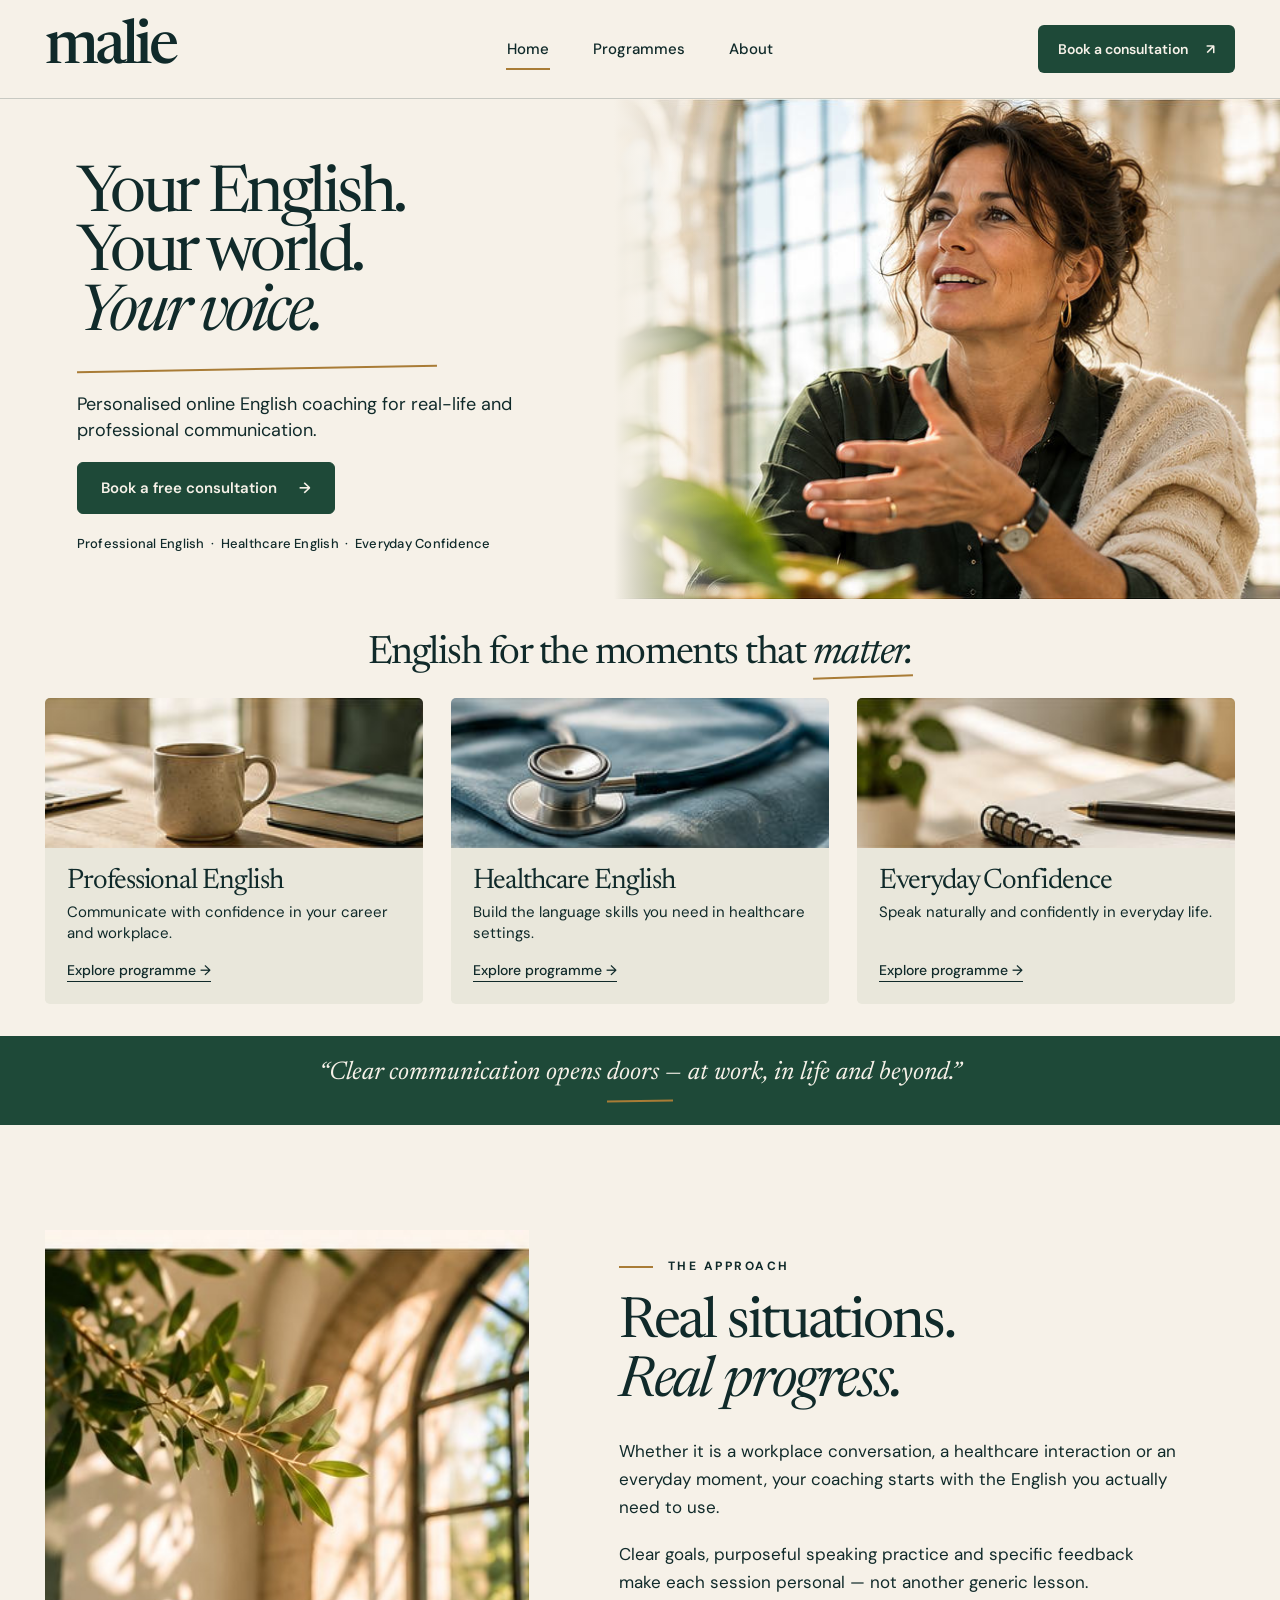
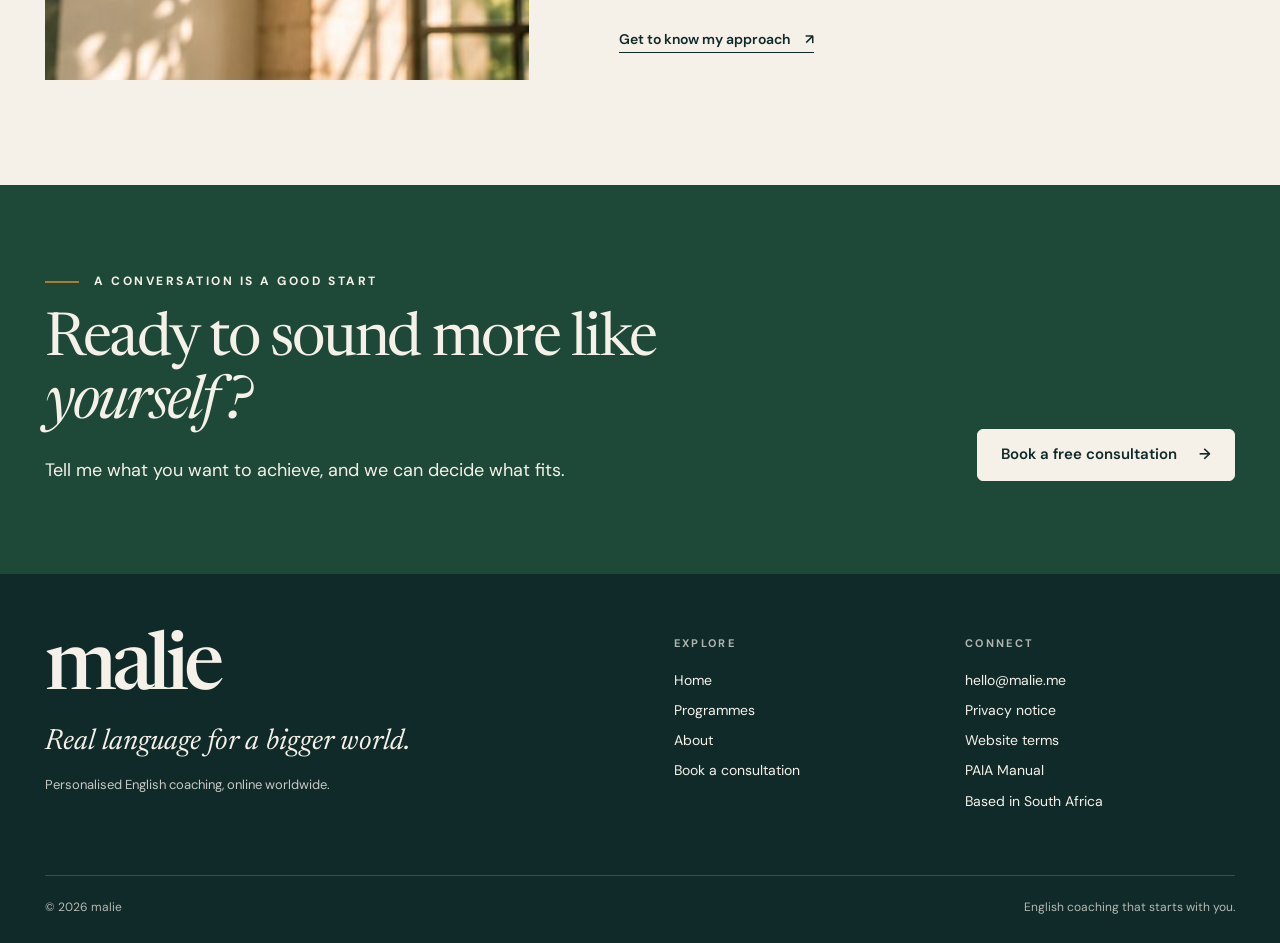
<file: index.html>
<!doctype html><html lang="en-GB"><head>
<meta charset="utf-8"><meta name="viewport" content="width=device-width,initial-scale=1">
<meta name="theme-color" content="#F6F1E8"><title>malie | Personalised English Coaching</title>
<meta name="description" content="Personalised online English coaching for professionals, healthcare learners and everyday confidence. Explore malie programmes and request a free consultation."><link rel="canonical" href="https://malie.me/">
<meta property="og:type" content="website"><meta property="og:title" content="malie | Personalised English Coaching"><meta property="og:description" content="Personalised online English coaching for professionals, healthcare learners and everyday confidence. Explore malie programmes and request a free consultation."><meta property="og:url" content="https://malie.me/">
<link rel="icon" type="image/svg+xml" href="favicon.svg">
<link rel="preconnect" href="https://fonts.googleapis.com"><link rel="preconnect" href="https://fonts.gstatic.com" crossorigin>
<link href="https://fonts.googleapis.com/css2?family=DM+Sans:wght@400;500;600;700&family=Newsreader:ital,opsz,wght@0,6..72,400;0,6..72,500;1,6..72,400;1,6..72,500&display=swap" rel="stylesheet">
<link rel="stylesheet" href="site.css?v=20261122fix4"><script defer src="site.js?v=20261122fix4"></script>
</head><body><a class="skip" href="#main">Skip to content</a>
<header class="site-header"><div class="header-inner">
  <a href="index.html" class="wordmark" aria-label="malie — home">malie</a>
  <nav id="site-navigation" class="site-nav" aria-label="Main navigation"><a href="index.html" aria-current="page">Home</a><a href="programmes.html">Programmes</a><a href="about.html">About</a><a class="mobile-consultation" href="consultation.html">Book a consultation <span aria-hidden="true">↗</span></a></nav>
  <a class="nav-cta" href="consultation.html">Book a consultation <span aria-hidden="true">↗</span></a>
  <button class="nav-toggle" type="button" aria-controls="site-navigation" aria-expanded="false" aria-label="Open navigation"><span>Menu</span><span class="menu-bars" aria-hidden="true"><i></i><i></i></span></button>
</div></header><main id="main"><section class="home-hero">
<div class="home-copy"><h1>Your English.<br>Your world.<br><em>Your voice.</em></h1><div class="gold-stroke" aria-hidden="true"></div>
<p class="hero-lead">Personalised online English coaching for real-life and professional communication.</p>
<a class="button" href="consultation.html">Book a free consultation <span aria-hidden="true">→</span></a>
<p class="hero-pathways">Professional English&nbsp; · &nbsp;Healthcare English&nbsp; · &nbsp;Everyday Confidence</p></div>
<div class="home-picture"><img src="assets/approved-hero.jpg" alt="A woman in a sunlit interior, speaking with warmth and confidence" width="826" height="497" fetchpriority="high"></div></section>
<section class="homepage-pathways" aria-labelledby="moments-title"><div class="shell shell-wide"><h2 id="moments-title">English for the moments that <em>matter.</em></h2>
<div class="programme-cards">
<a class="programme-card" href="programmes.html#professional"><img src="assets/approved-professional.jpg" width="447" height="106" alt="Laptop, notebook and coffee on a warm professional desk" loading="lazy"><div class="card-copy"><h3>Professional English</h3><p>Communicate with confidence in your career and workplace.</p><span class="inline-link">Explore programme <span aria-hidden="true">→</span></span></div></a>
<a class="programme-card" href="programmes.html#healthcare"><img src="assets/approved-healthcare.jpg" width="440" height="106" alt="Stethoscope resting on healthcare clothing" loading="lazy"><div class="card-copy"><h3>Healthcare English</h3><p>Build the language skills you need in healthcare settings.</p><span class="inline-link">Explore programme <span aria-hidden="true">→</span></span></div></a>
<a class="programme-card" href="programmes.html#everyday"><img src="assets/approved-everyday.jpg" width="444" height="106" alt="Notebook and pen on a bright everyday table" loading="lazy"><div class="card-copy"><h3>Everyday Confidence</h3><p>Speak naturally and confidently in everyday life.</p><span class="inline-link">Explore programme <span aria-hidden="true">→</span></span></div></a>
</div></div></section>
<section class="editorial-quote"><p>“Clear communication opens doors — at work, in life and beyond.”</p><span class="quote-rule"></span></section>
<section class="home-method shell split-editorial"><div class="method-photo"><img src="assets/about-window.jpg" alt="Sunlit architectural window with green leaves" loading="lazy" width="455" height="390"></div><div class="method-copy"><p class="eyebrow"><span class="eyebrow-rule" aria-hidden="true"></span>The approach</p><h2>Real situations.<br><em>Real progress.</em></h2><p>Whether it is a workplace conversation, a healthcare interaction or an everyday moment, your coaching starts with the English you actually need to use.</p><p>Clear goals, purposeful speaking practice and specific feedback make each session personal — not another generic lesson.</p><a class="text-link" href="about.html">Get to know my approach <span aria-hidden="true">↗</span></a></div></section>
<section class="closing-cta"><div class="shell closing-grid"><div><p class="eyebrow"><span class="eyebrow-rule" aria-hidden="true"></span>A conversation is a good start</p><h2>Ready to sound more like <em>yourself?</em></h2><p>Tell me what you want to achieve, and we can decide what fits.</p></div><a class="button button-ivory" href="consultation.html">Book a free consultation <span aria-hidden="true">→</span></a></div></section></main><footer class="site-footer"><div class="shell footer-main">
    <div><a href="index.html" class="footer-brand">malie</a><p class="footer-motto">Real language for a bigger world.</p><p class="footer-note">Personalised English coaching, online worldwide.</p></div>
    <div class="footer-menu"><span class="eyebrow">Explore</span><a href="index.html">Home</a><a href="programmes.html">Programmes</a><a href="about.html">About</a><a href="consultation.html">Book a consultation</a></div>
    <div class="footer-menu"><span class="eyebrow">Connect</span><a href="mailto:hello@malie.me">hello@malie.me</a><a href="privacy.html">Privacy notice</a><a href="terms.html">Website terms</a><a href="paia.html">PAIA Manual</a><span>Based in South Africa</span></div>
  </div><div class="shell footer-bottom"><span>© 2026 malie</span><span>English coaching that starts with you.</span></div></footer></body></html>
</file>
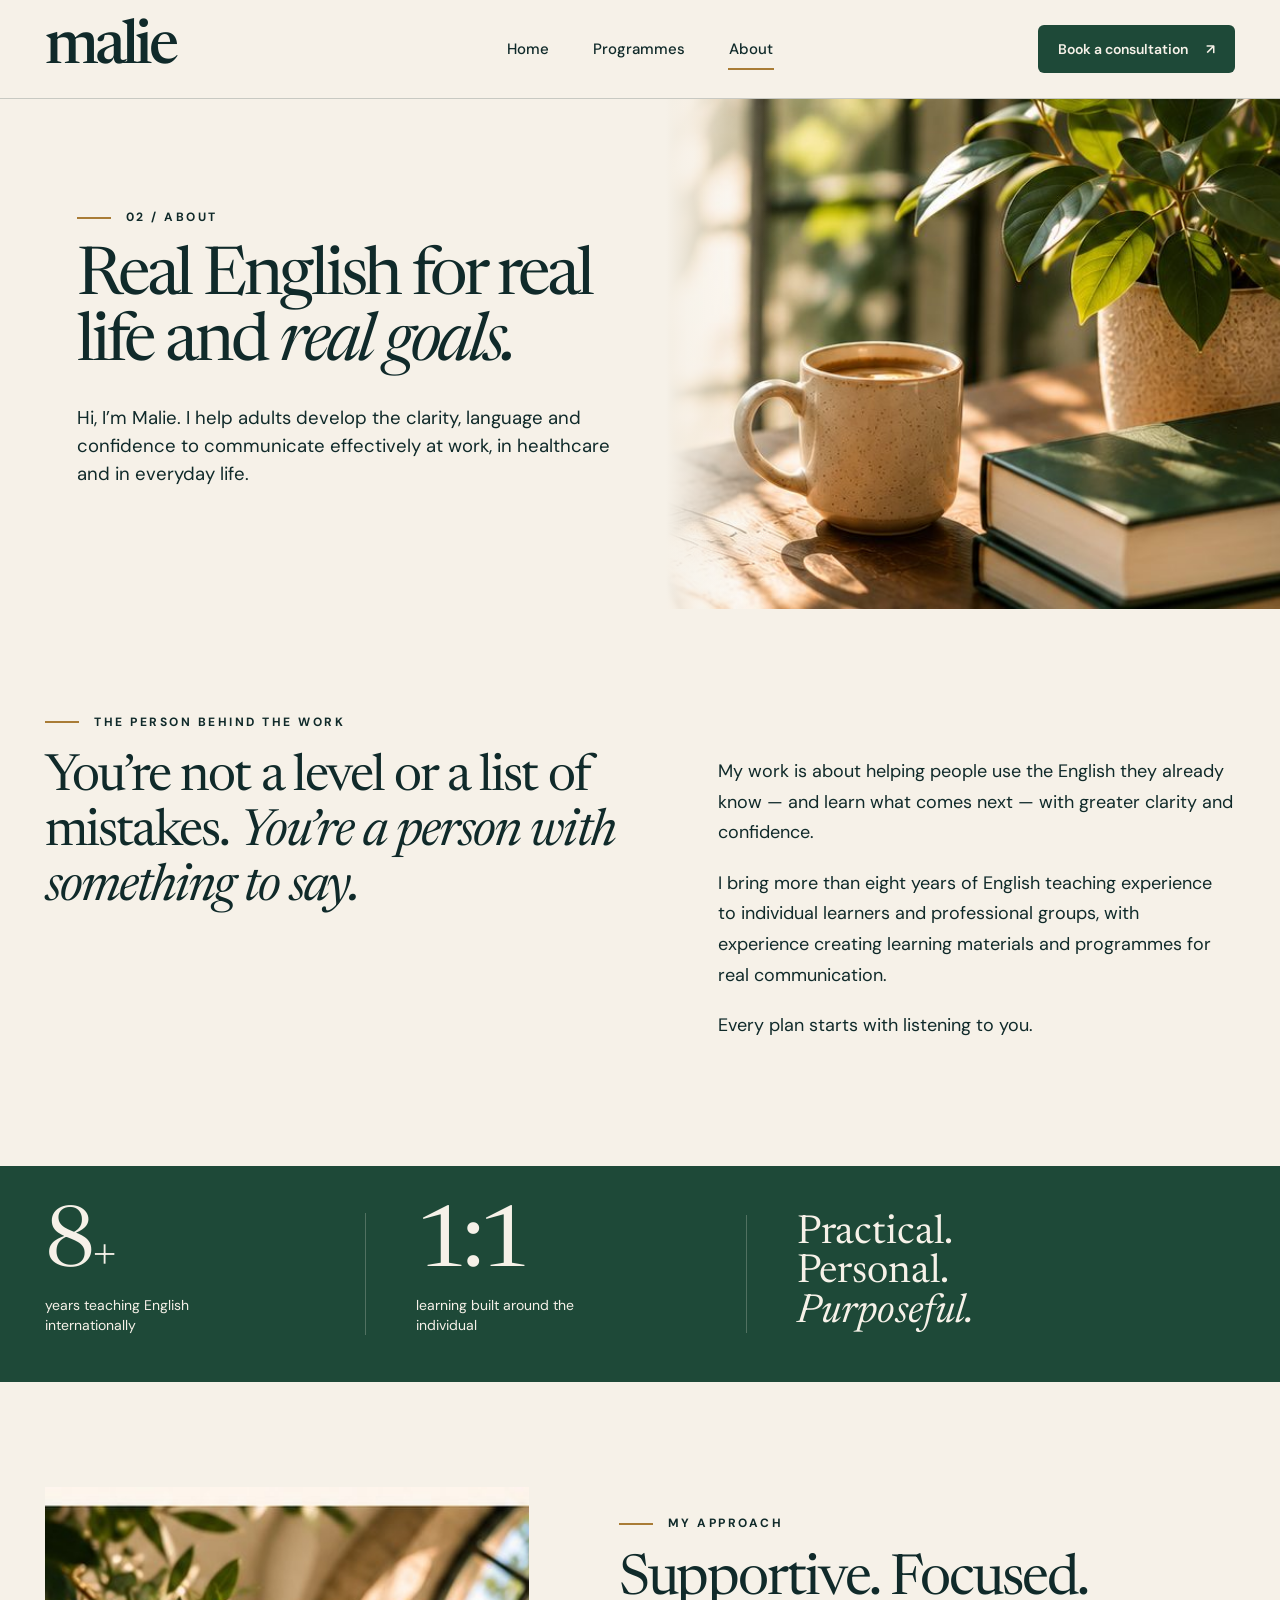
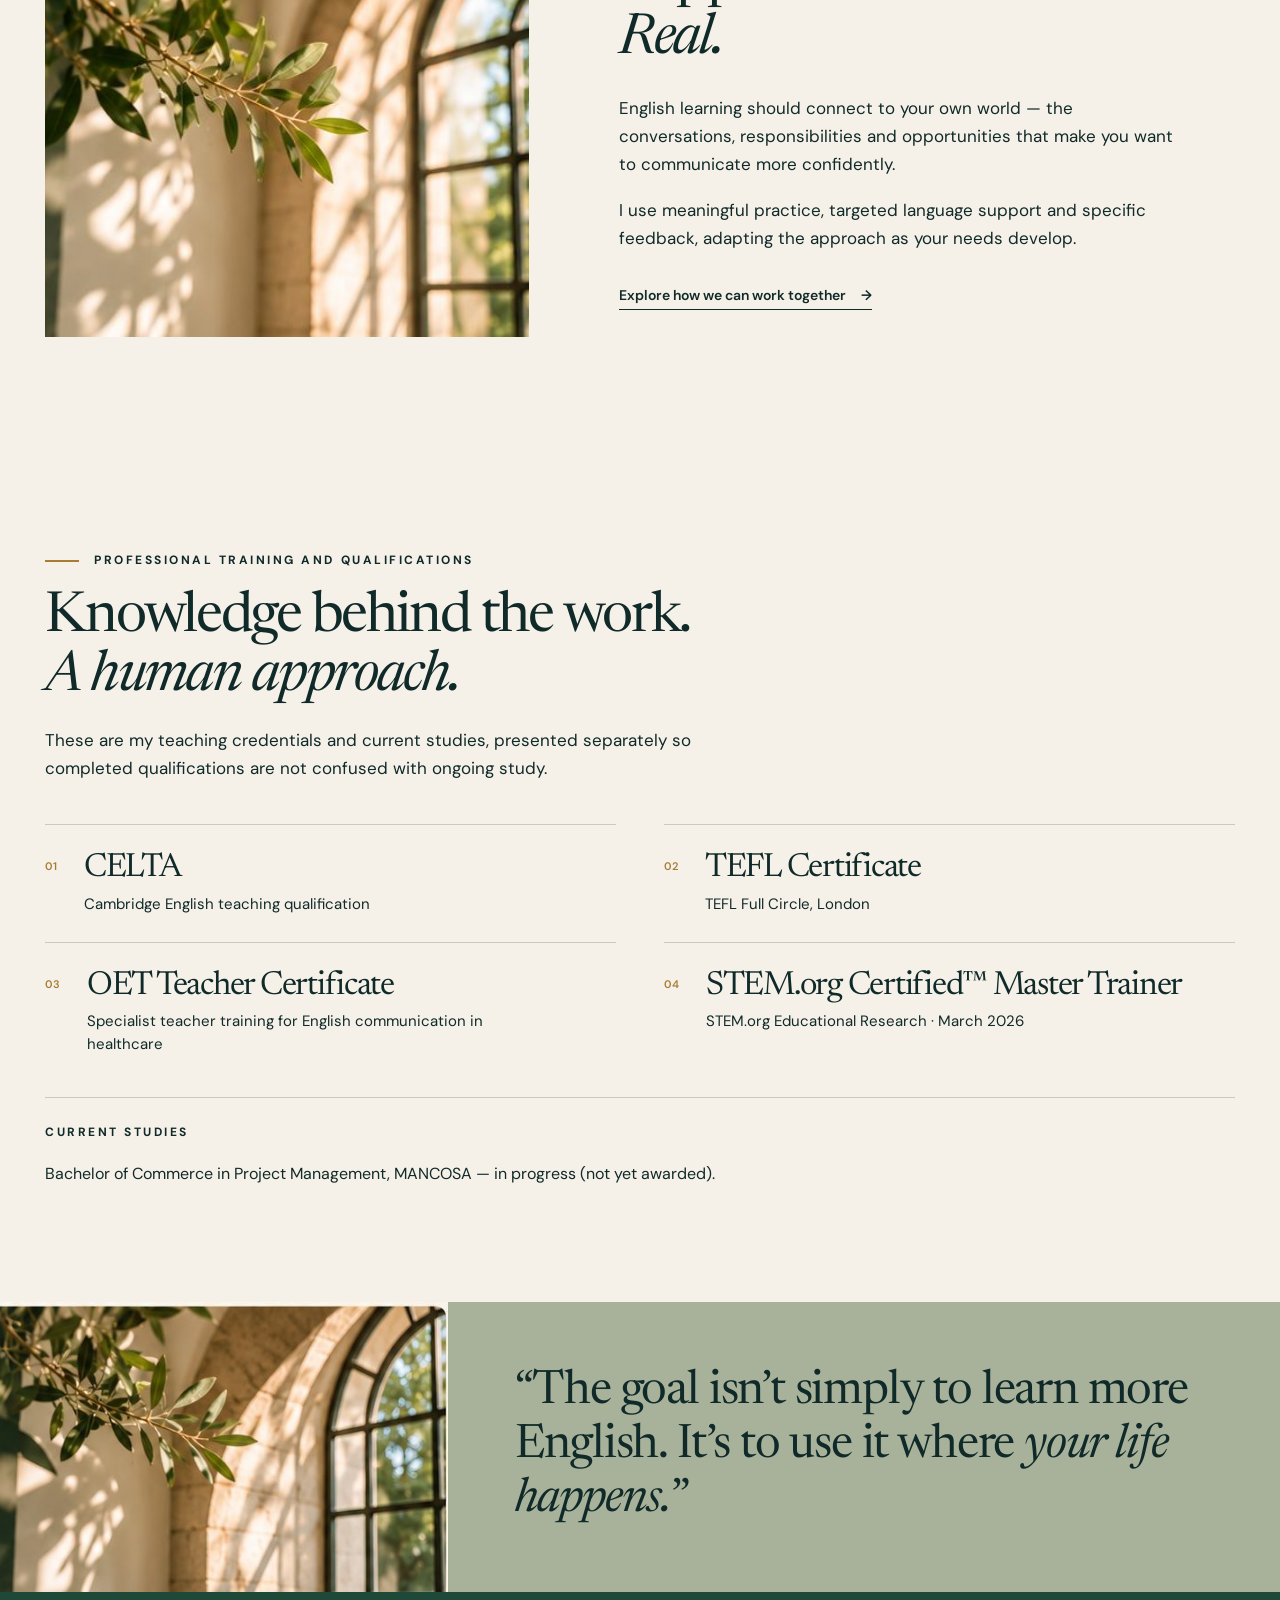
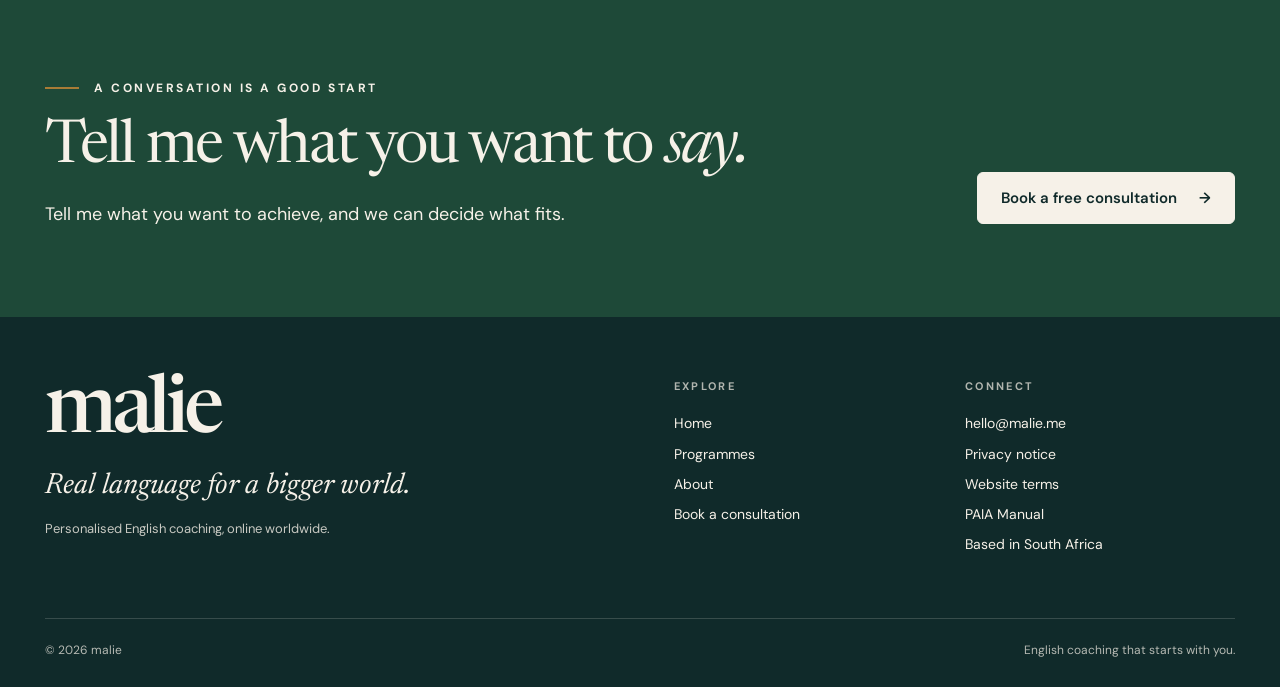
<file: about.html>
<!doctype html><html lang="en-GB"><head>
<meta charset="utf-8"><meta name="viewport" content="width=device-width,initial-scale=1">
<meta name="theme-color" content="#F6F1E8"><title>About Malie | English Teacher and Coach</title>
<meta name="description" content="Meet Malie Brown, an experienced English teacher and coach. Discover her qualifications and practical, personalised approach to learning English."><link rel="canonical" href="https://malie.me/about.html">
<meta property="og:type" content="website"><meta property="og:title" content="About Malie | English Teacher and Coach"><meta property="og:description" content="Meet Malie Brown, an experienced English teacher and coach. Discover her qualifications and practical, personalised approach to learning English."><meta property="og:url" content="https://malie.me/about.html">
<link rel="icon" type="image/svg+xml" href="favicon.svg">
<link rel="preconnect" href="https://fonts.googleapis.com"><link rel="preconnect" href="https://fonts.gstatic.com" crossorigin>
<link href="https://fonts.googleapis.com/css2?family=DM+Sans:wght@400;500;600;700&family=Newsreader:ital,opsz,wght@0,6..72,400;0,6..72,500;1,6..72,400;1,6..72,500&display=swap" rel="stylesheet">
<link rel="stylesheet" href="site.css?v=20261122fix4"><script defer src="site.js?v=20261122fix4"></script>
</head><body><a class="skip" href="#main">Skip to content</a>
<header class="site-header"><div class="header-inner">
  <a href="index.html" class="wordmark" aria-label="malie — home">malie</a>
  <nav id="site-navigation" class="site-nav" aria-label="Main navigation"><a href="index.html">Home</a><a href="programmes.html">Programmes</a><a href="about.html" aria-current="page">About</a><a class="mobile-consultation" href="consultation.html">Book a consultation <span aria-hidden="true">↗</span></a></nav>
  <a class="nav-cta" href="consultation.html">Book a consultation <span aria-hidden="true">↗</span></a>
  <button class="nav-toggle" type="button" aria-controls="site-navigation" aria-expanded="false" aria-label="Open navigation"><span>Menu</span><span class="menu-bars" aria-hidden="true"><i></i><i></i></span></button>
</div></header><main id="main"><section class="page-hero two-col-hero"><div class="page-hero-copy"><p class="eyebrow"><span class="eyebrow-rule" aria-hidden="true"></span>02 / About</p><h1>Real English for real life and <em>real goals.</em></h1><p>Hi, I’m Malie. I help adults develop the clarity, language and confidence to communicate effectively at work, in healthcare and in everyday life.</p></div><div class="page-hero-photo"><img src="assets/about-hero.jpg" alt="An open book, coffee cup and sunlit greenery on a welcoming table" width="598" height="474" fetchpriority="high"></div></section>
<section class="about-intro shell"><div class="about-intro-heading"><p class="eyebrow"><span class="eyebrow-rule" aria-hidden="true"></span>The person behind the work</p><h2>You’re not a level or a list of mistakes. <em>You’re a person with something to say.</em></h2></div><div class="about-intro-text"><p>My work is about helping people use the English they already know — and learn what comes next — with greater clarity and confidence.</p><p>I bring more than eight years of English teaching experience to individual learners and professional groups, with experience creating learning materials and programmes for real communication.</p><p>Every plan starts with listening to you.</p></div></section>
<section class="experience-band"><div class="shell experience-grid"><div><strong>8<span>+</span></strong><p>years teaching English internationally</p></div><div><strong>1:1</strong><p>learning built around the individual</p></div><div class="experience-words"><span>Practical.</span><span>Personal.</span><em>Purposeful.</em></div></div></section>
<section class="about-method shell split-editorial"><div class="method-photo"><img src="assets/about-window.jpg" alt="Sunlit windows and leafy branches in a warm architectural space" width="455" height="390" loading="lazy"></div><div class="method-copy"><p class="eyebrow"><span class="eyebrow-rule" aria-hidden="true"></span>My approach</p><h2>Supportive. Focused.<br><em>Real.</em></h2><p>English learning should connect to your own world — the conversations, responsibilities and opportunities that make you want to communicate more confidently.</p><p>I use meaningful practice, targeted language support and specific feedback, adapting the approach as your needs develop.</p><a class="text-link" href="programmes.html">Explore how we can work together <span aria-hidden="true">→</span></a></div></section>
<section class="qualifications" id="qualifications"><div class="shell"><div class="qualifications-heading"><p class="eyebrow"><span class="eyebrow-rule" aria-hidden="true"></span>Professional training and qualifications</p><h2>Knowledge behind the work.<br><em>A human approach.</em></h2><p>These are my teaching credentials and current studies, presented separately so completed qualifications are not confused with ongoing study.</p></div>
<div class="credentials-list"><div class="credential"><span>01</span><div><h3>CELTA</h3><p>Cambridge English teaching qualification</p></div></div>
<div class="credential"><span>02</span><div><h3>TEFL Certificate</h3><p>TEFL Full Circle, London</p></div></div>
<div class="credential"><span>03</span><div><h3>OET Teacher Certificate</h3><p>Specialist teacher training for English communication in healthcare</p></div></div>
<div class="credential"><span>04</span><div><h3>STEM.org Certified™ Master Trainer</h3><p>STEM.org Educational Research · March 2026</p></div></div></div>
<div class="study-note"><span class="eyebrow">Current studies</span><p>Bachelor of Commerce in Project Management, MANCOSA — in progress (not yet awarded).</p></div></div></section>
<section class="about-photo-quote"><img src="assets/programmes-window.jpg" loading="lazy" alt="Bright architectural window and natural foliage" width="535" height="322"><div><p>“The goal isn’t simply to learn more English. It’s to use it where <em>your life happens.</em>”</p></div></section>
<section class="closing-cta"><div class="shell closing-grid"><div><p class="eyebrow"><span class="eyebrow-rule" aria-hidden="true"></span>A conversation is a good start</p><h2>Tell me what you want to <em>say.</em></h2><p>Tell me what you want to achieve, and we can decide what fits.</p></div><a class="button button-ivory" href="consultation.html">Book a free consultation <span aria-hidden="true">→</span></a></div></section></main><footer class="site-footer"><div class="shell footer-main">
    <div><a href="index.html" class="footer-brand">malie</a><p class="footer-motto">Real language for a bigger world.</p><p class="footer-note">Personalised English coaching, online worldwide.</p></div>
    <div class="footer-menu"><span class="eyebrow">Explore</span><a href="index.html">Home</a><a href="programmes.html">Programmes</a><a href="about.html">About</a><a href="consultation.html">Book a consultation</a></div>
    <div class="footer-menu"><span class="eyebrow">Connect</span><a href="mailto:hello@malie.me">hello@malie.me</a><a href="privacy.html">Privacy notice</a><a href="terms.html">Website terms</a><a href="paia.html">PAIA Manual</a><span>Based in South Africa</span></div>
  </div><div class="shell footer-bottom"><span>© 2026 malie</span><span>English coaching that starts with you.</span></div></footer></body></html>
</file>
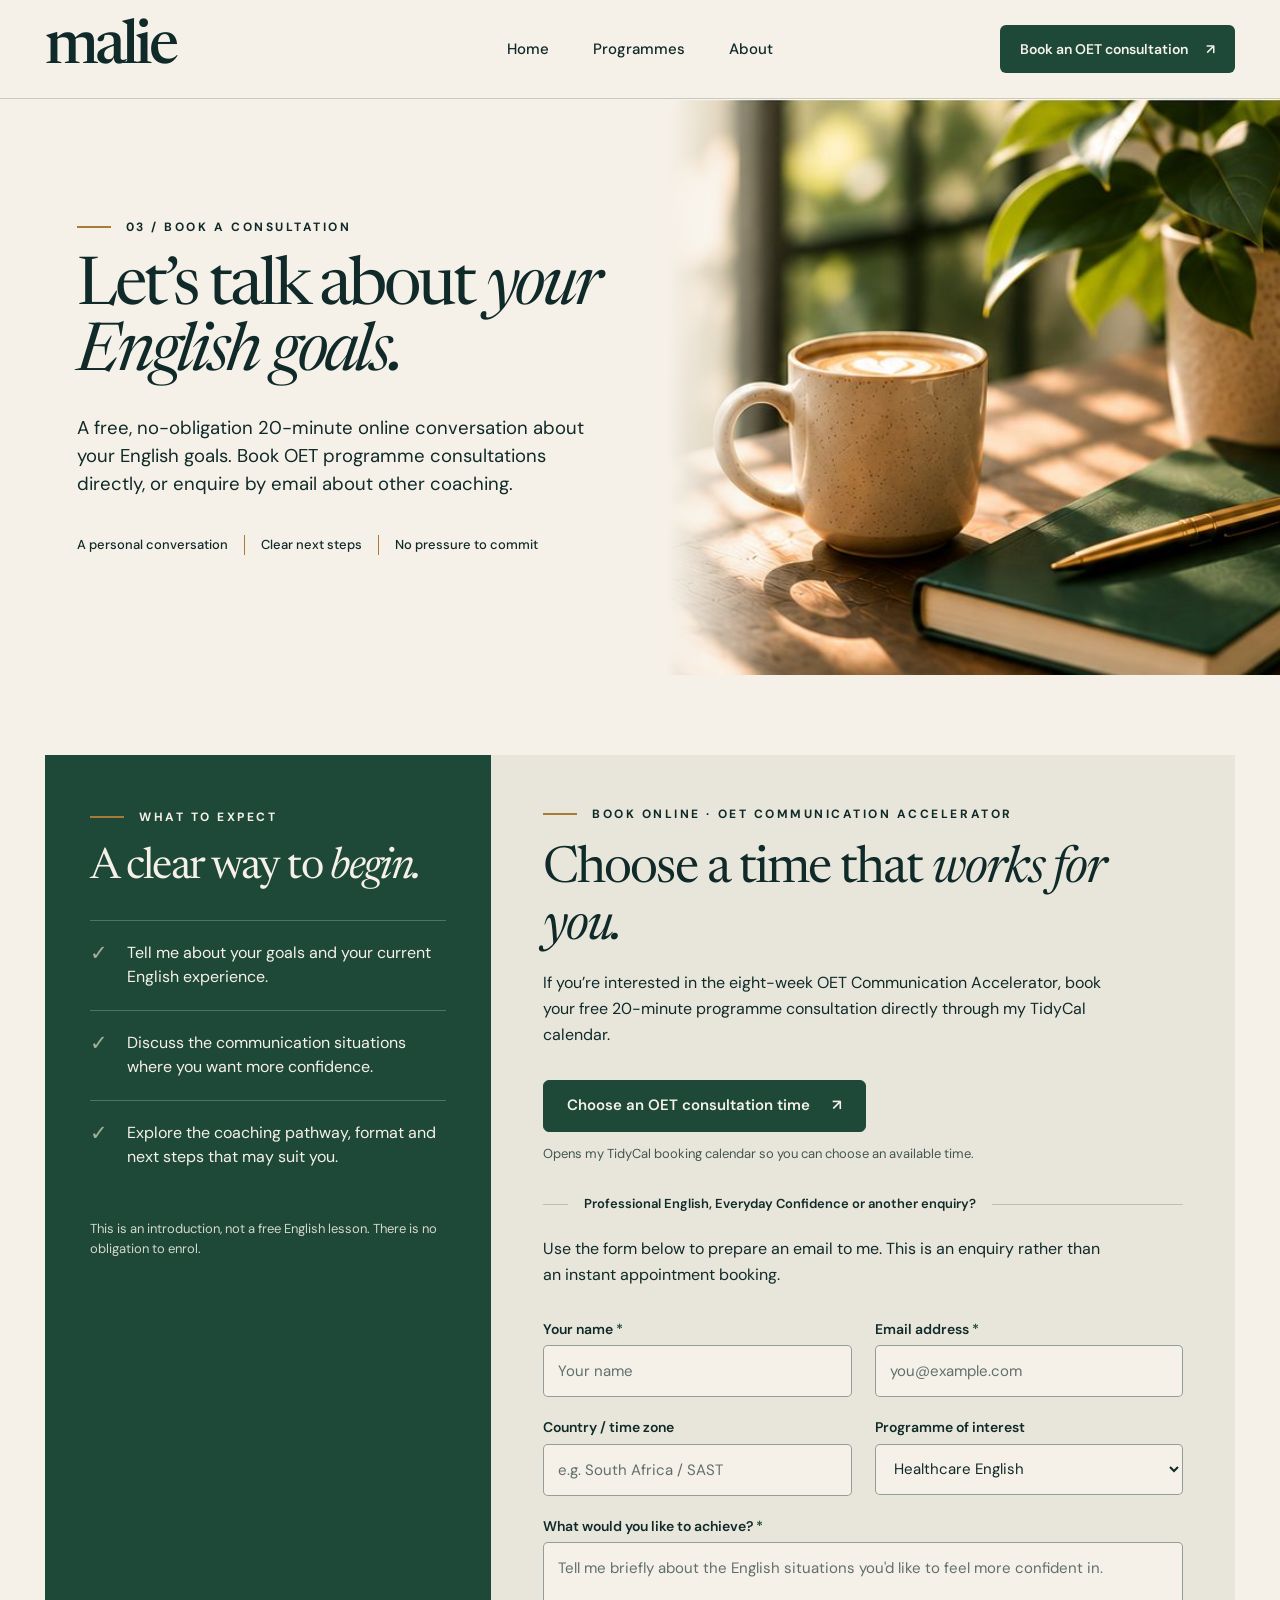
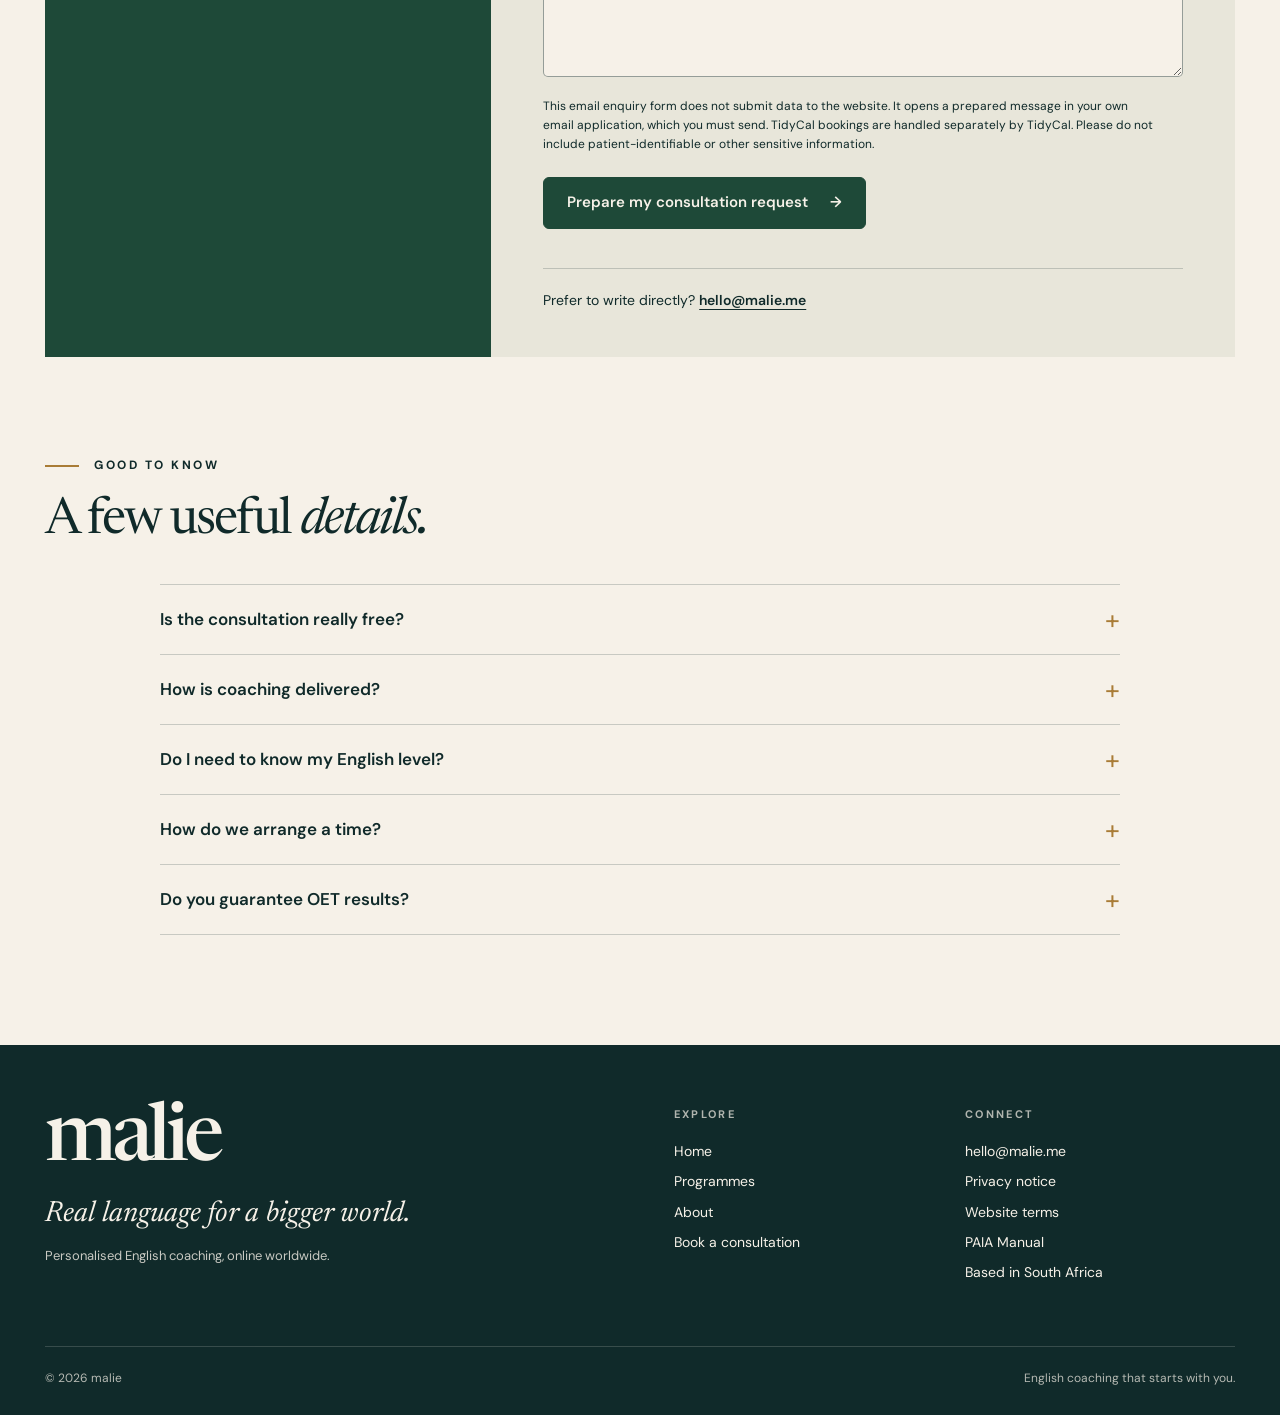
<file: consultation.html>
<!doctype html><html lang="en-GB"><head>
<meta charset="utf-8"><meta name="viewport" content="width=device-width,initial-scale=1">
<meta name="theme-color" content="#F6F1E8"><title>Book a Free English Consultation | malie</title>
<meta name="description" content="Book a free 20-minute OET programme consultation online, or enquire about personalised Professional English and Everyday Confidence coaching."><link rel="canonical" href="https://malie.me/consultation.html">
<meta property="og:type" content="website"><meta property="og:title" content="Book a Free English Consultation | malie"><meta property="og:description" content="Book a free 20-minute OET programme consultation online, or enquire about personalised Professional English and Everyday Confidence coaching."><meta property="og:url" content="https://malie.me/consultation.html">
<link rel="icon" type="image/svg+xml" href="favicon.svg">
<link rel="preconnect" href="https://fonts.googleapis.com"><link rel="preconnect" href="https://fonts.gstatic.com" crossorigin>
<link href="https://fonts.googleapis.com/css2?family=DM+Sans:wght@400;500;600;700&family=Newsreader:ital,opsz,wght@0,6..72,400;0,6..72,500;1,6..72,400;1,6..72,500&display=swap" rel="stylesheet">
<link rel="stylesheet" href="site.css?v=20261122fix4"><script defer src="site.js?v=20261122fix4"></script>
</head><body><a class="skip" href="#main">Skip to content</a>
<header class="site-header"><div class="header-inner">
  <a href="index.html" class="wordmark" aria-label="malie — home">malie</a>
  <nav id="site-navigation" class="site-nav" aria-label="Main navigation"><a href="index.html">Home</a><a href="programmes.html">Programmes</a><a href="about.html">About</a><a class="mobile-consultation" href="https://tidycal.com/123malieb123/oet-programme-consultation">Book an OET consultation <span aria-hidden="true">↗</span></a></nav>
  <a class="nav-cta" href="https://tidycal.com/123malieb123/oet-programme-consultation">Book an OET consultation <span aria-hidden="true">↗</span></a>
  <button class="nav-toggle" type="button" aria-controls="site-navigation" aria-expanded="false" aria-label="Open navigation"><span>Menu</span><span class="menu-bars" aria-hidden="true"><i></i><i></i></span></button>
</div></header><main id="main"><section class="page-hero two-col-hero consult-hero"><div class="page-hero-copy"><p class="eyebrow"><span class="eyebrow-rule" aria-hidden="true"></span>03 / Book a consultation</p><h1>Let’s talk about <em>your English goals.</em></h1><p>A free, no-obligation 20-minute online conversation about your English goals. Book OET programme consultations directly, or enquire by email about other coaching.</p><div class="consult-benefits"><span>A personal conversation</span><span>Clear next steps</span><span>No pressure to commit</span></div></div><div class="page-hero-photo"><img src="assets/consultation-hero.jpg" alt="Sunlight falling on a warm coffee cup, a notebook and green leaves" width="538" height="504" fetchpriority="high"></div></section>
<section class="consultation-main shell"><aside class="consult-aside"><p class="eyebrow"><span class="eyebrow-rule" aria-hidden="true"></span>What to expect</p><h2>A clear way to <em>begin.</em></h2><ul class="consult-points"><li>Tell me about your goals and your current English experience.</li><li>Discuss the communication situations where you want more confidence.</li><li>Explore the coaching pathway, format and next steps that may suit you.</li></ul><p class="aside-note">This is an introduction, not a free English lesson. There is no obligation to enrol.</p></aside>
<div id="booking-options" class="consult-form-panel"><p class="eyebrow"><span class="eyebrow-rule" aria-hidden="true"></span>Book online · OET Communication Accelerator</p><h2>Choose a time that <em>works for you.</em></h2><p class="form-intro">If you’re interested in the eight-week OET Communication Accelerator, book your free 20-minute programme consultation directly through my TidyCal calendar.</p><div class="booking-action"><a class="button booking-button" href="https://tidycal.com/123malieb123/oet-programme-consultation">Choose an OET consultation time <span aria-hidden="true">↗</span></a><p class="booking-note">Opens my TidyCal booking calendar so you can choose an available time.</p></div><div class="booking-email-separator"><span>Professional English, Everyday Confidence or another enquiry?</span></div><p class="form-intro">Use the form below to prepare an email to me. This is an enquiry rather than an instant appointment booking.</p>
<form id="consultation-form"><div class="form-grid"><div class="field"><label for="name">Your name <span>*</span></label><input id="name" name="name" autocomplete="name" required maxlength="100" placeholder="Your name"></div><div class="field"><label for="email">Email address <span>*</span></label><input id="email" type="email" name="email" autocomplete="email" required maxlength="200" placeholder="you@example.com"></div><div class="field"><label for="timezone">Country / time zone</label><input id="timezone" name="timezone" maxlength="100" placeholder="e.g. South Africa / SAST"></div><div class="field"><label for="profession">Programme of interest</label><select id="profession" name="profession"><option>Healthcare English</option><option>Professional English</option><option>Everyday Confidence</option><option>Not sure yet</option></select></div><div class="field full"><label for="goal">What would you like to achieve? <span>*</span></label><textarea id="goal" name="goal" required maxlength="2000" placeholder="Tell me briefly about the English situations you'd like to feel more confident in."></textarea></div></div>
<p class="form-note">This email enquiry form does not submit data to the website. It opens a prepared message in your own email application, which you must send. TidyCal bookings are handled separately by TidyCal. Please do not include patient-identifiable or other sensitive information.</p>
<div class="form-actions"><button class="button" type="submit">Prepare my consultation request <span aria-hidden="true">→</span></button><span class="form-status" id="form-status" role="status" aria-live="polite"></span></div></form>
<p class="direct-email">Prefer to write directly? <a href="mailto:hello@malie.me">hello@malie.me</a></p></div></section>
<section class="faq-section shell"><p class="eyebrow"><span class="eyebrow-rule" aria-hidden="true"></span>Good to know</p><h2>A few useful <em>details.</em></h2><div class="faq-list"><details><summary>Is the consultation really free?</summary><p>Yes. The 20-minute introductory consultation is free and there is no obligation to enrol.</p></details>
<details><summary>How is coaching delivered?</summary><p>Sessions take place online, so we can work together across locations and time zones.</p></details>
<details><summary>Do I need to know my English level?</summary><p>No. We start by discussing your goals and what you need to do in English.</p></details>
<details><summary>How do we arrange a time?</summary><p>For the OET Communication Accelerator, choose an available time through my TidyCal booking calendar. For Professional English and Everyday Confidence, email your enquiry and we can arrange a suitable consultation time.</p></details>
<details><summary>Do you guarantee OET results?</summary><p>No. Coaching supports English language development, practice and feedback; examination outcomes cannot be guaranteed.</p></details></div></section>
</main><footer class="site-footer"><div class="shell footer-main">
    <div><a href="index.html" class="footer-brand">malie</a><p class="footer-motto">Real language for a bigger world.</p><p class="footer-note">Personalised English coaching, online worldwide.</p></div>
    <div class="footer-menu"><span class="eyebrow">Explore</span><a href="index.html">Home</a><a href="programmes.html">Programmes</a><a href="about.html">About</a><a href="#booking-options">Book a consultation</a></div>
    <div class="footer-menu"><span class="eyebrow">Connect</span><a href="mailto:hello@malie.me">hello@malie.me</a><a href="privacy.html">Privacy notice</a><a href="terms.html">Website terms</a><a href="paia.html">PAIA Manual</a><span>Based in South Africa</span></div>
  </div><div class="shell footer-bottom"><span>© 2026 malie</span><span>English coaching that starts with you.</span></div></footer></body></html>
</file>
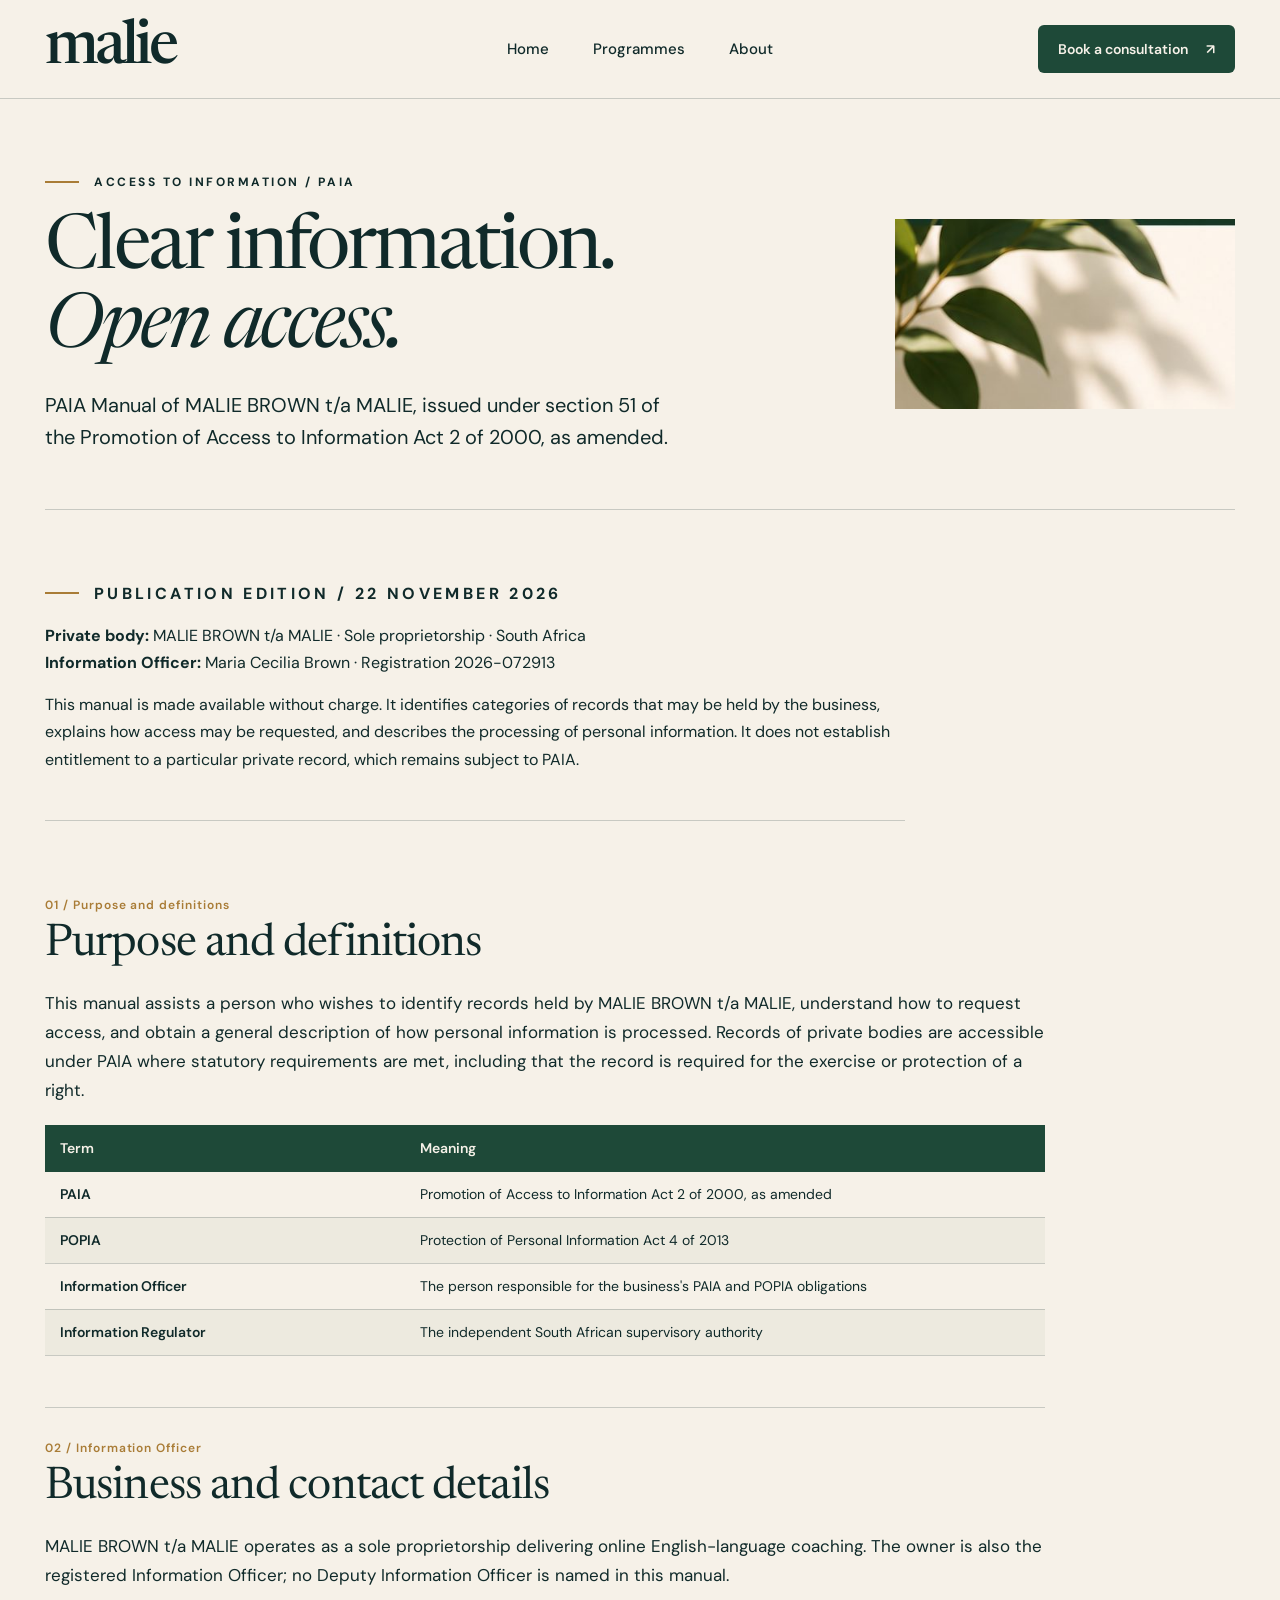
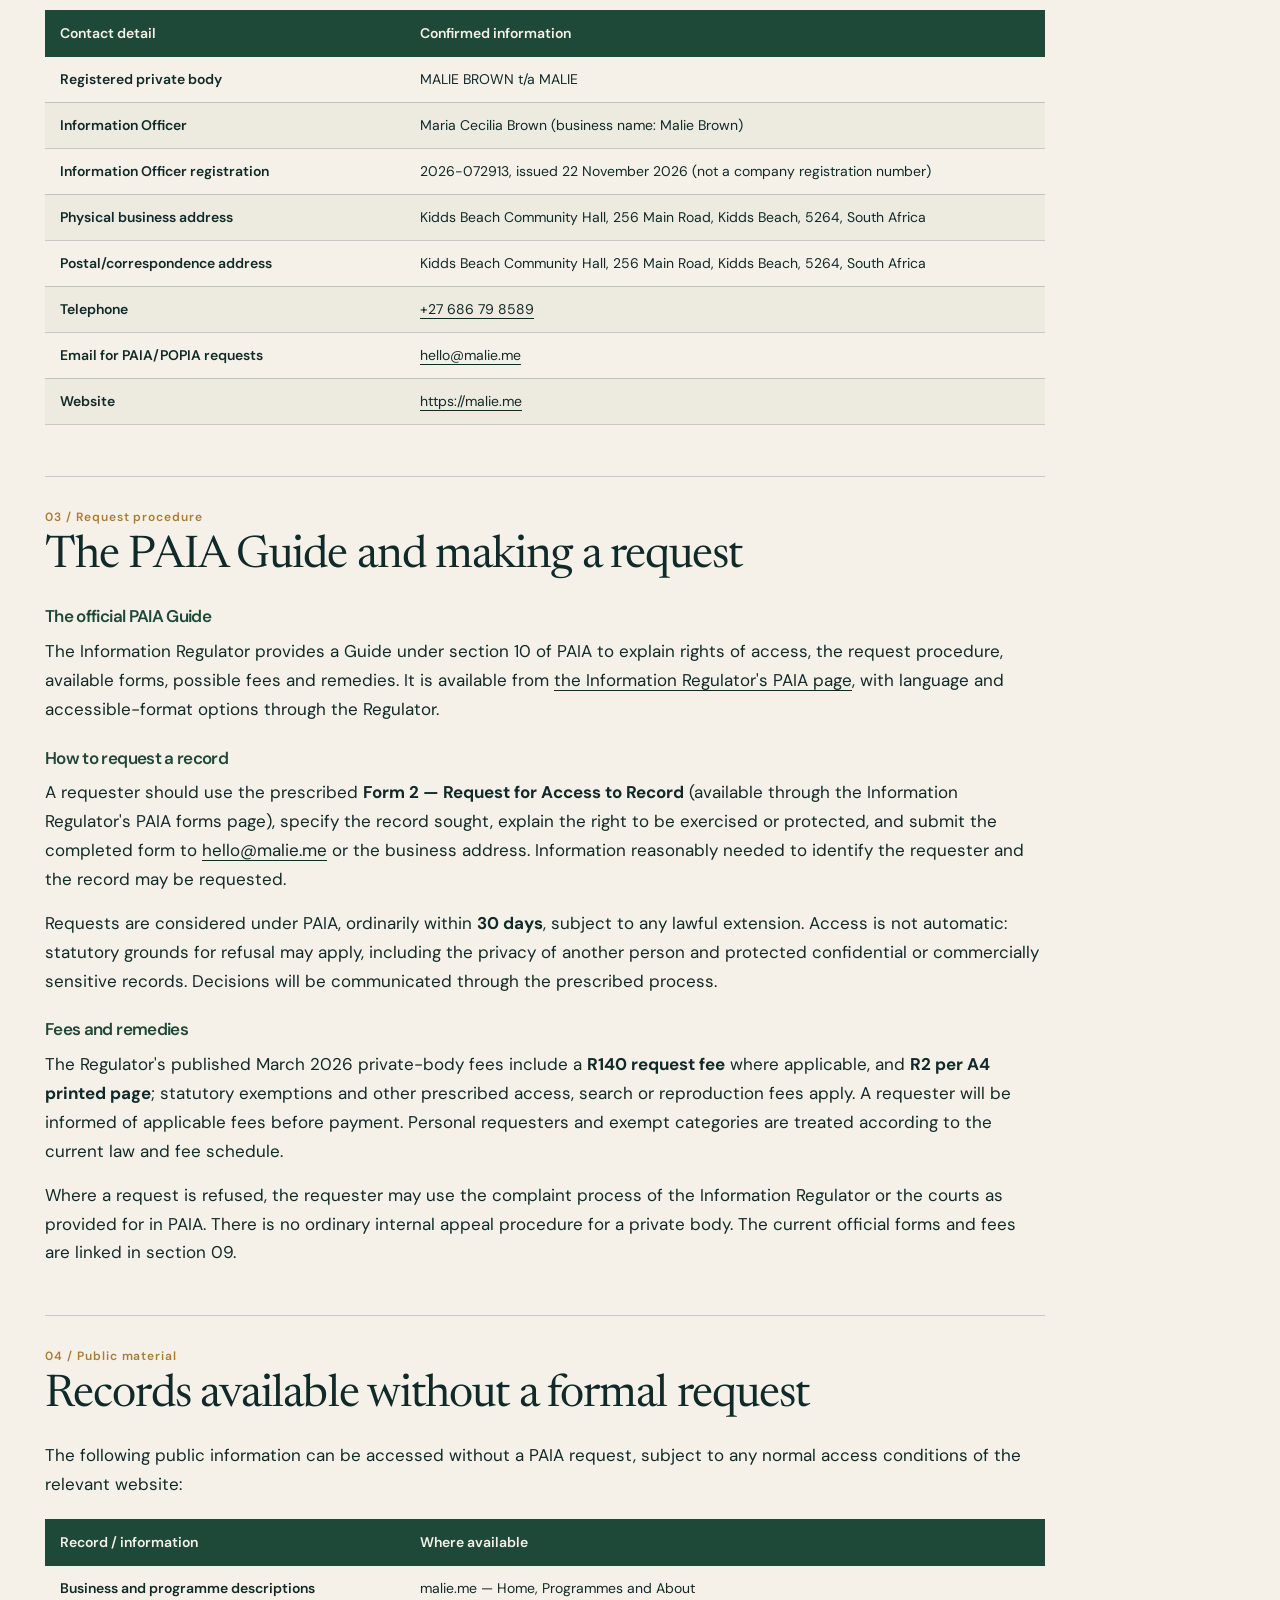
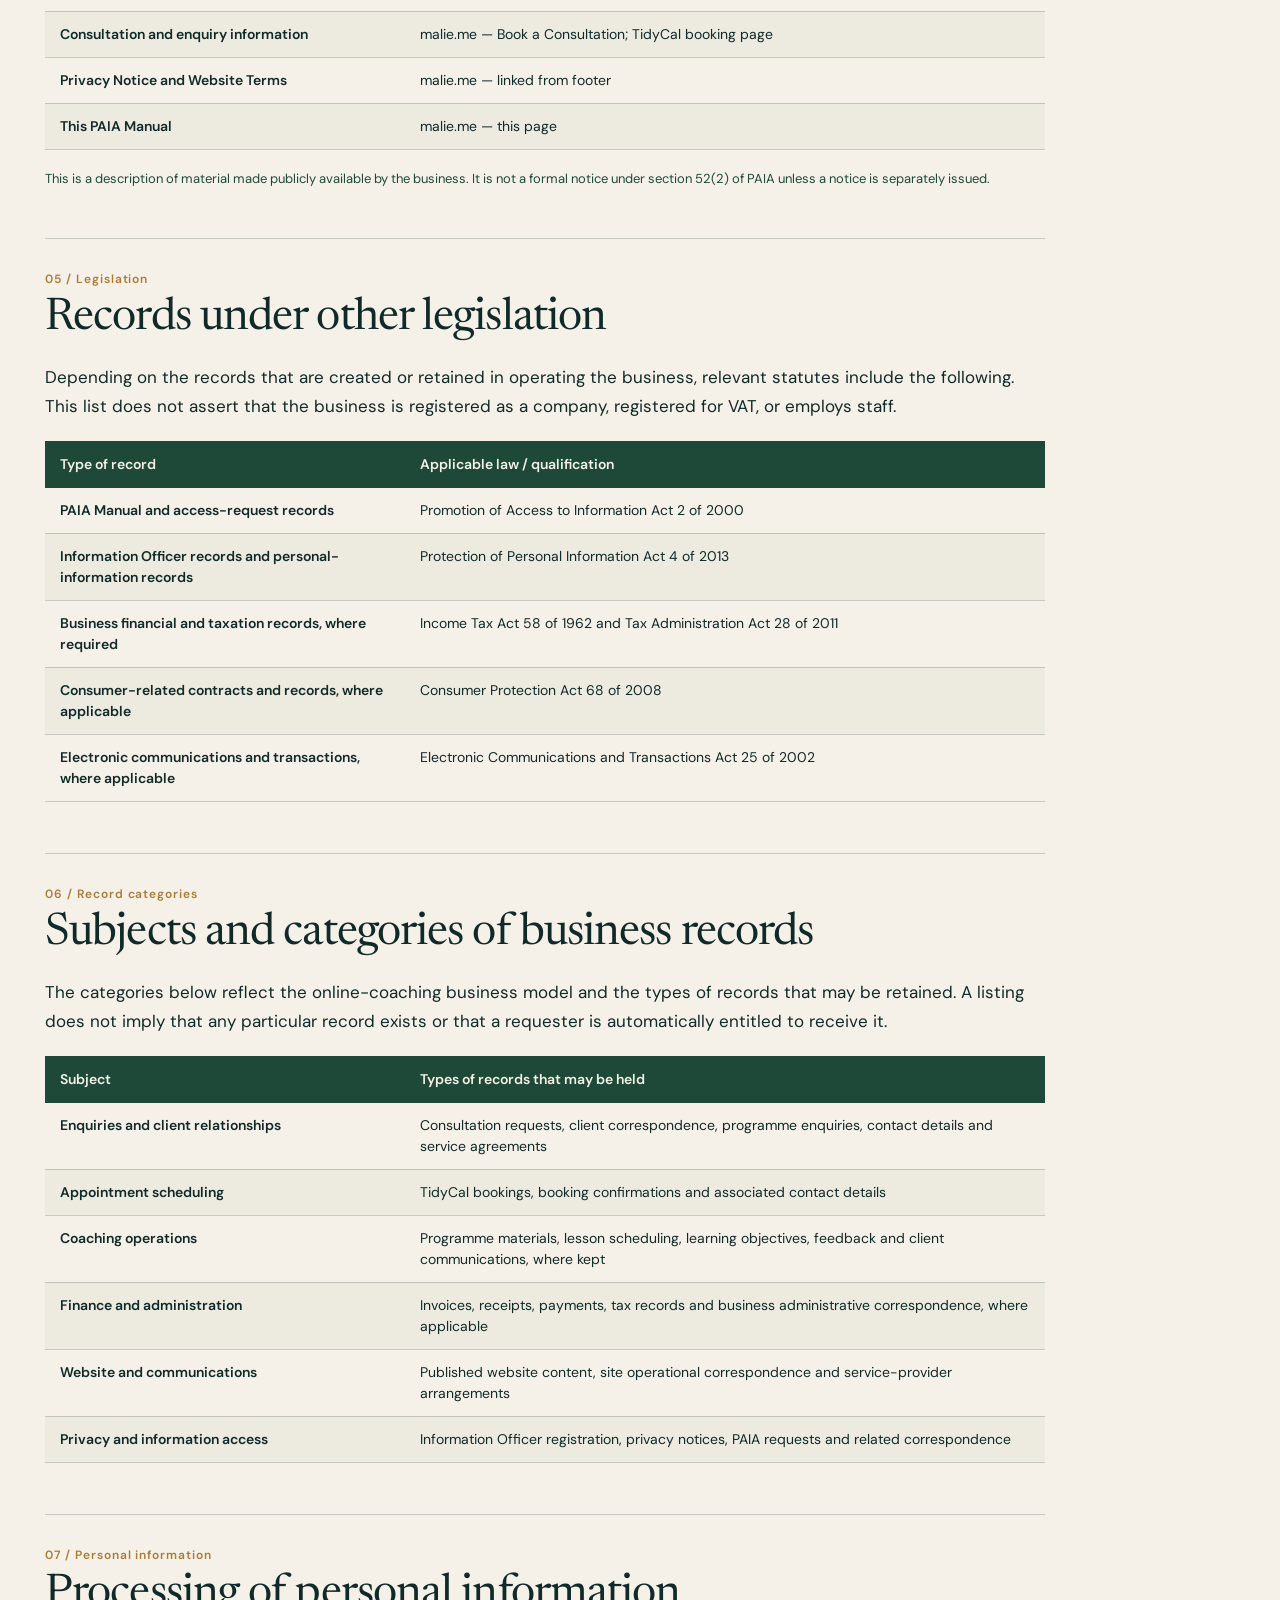
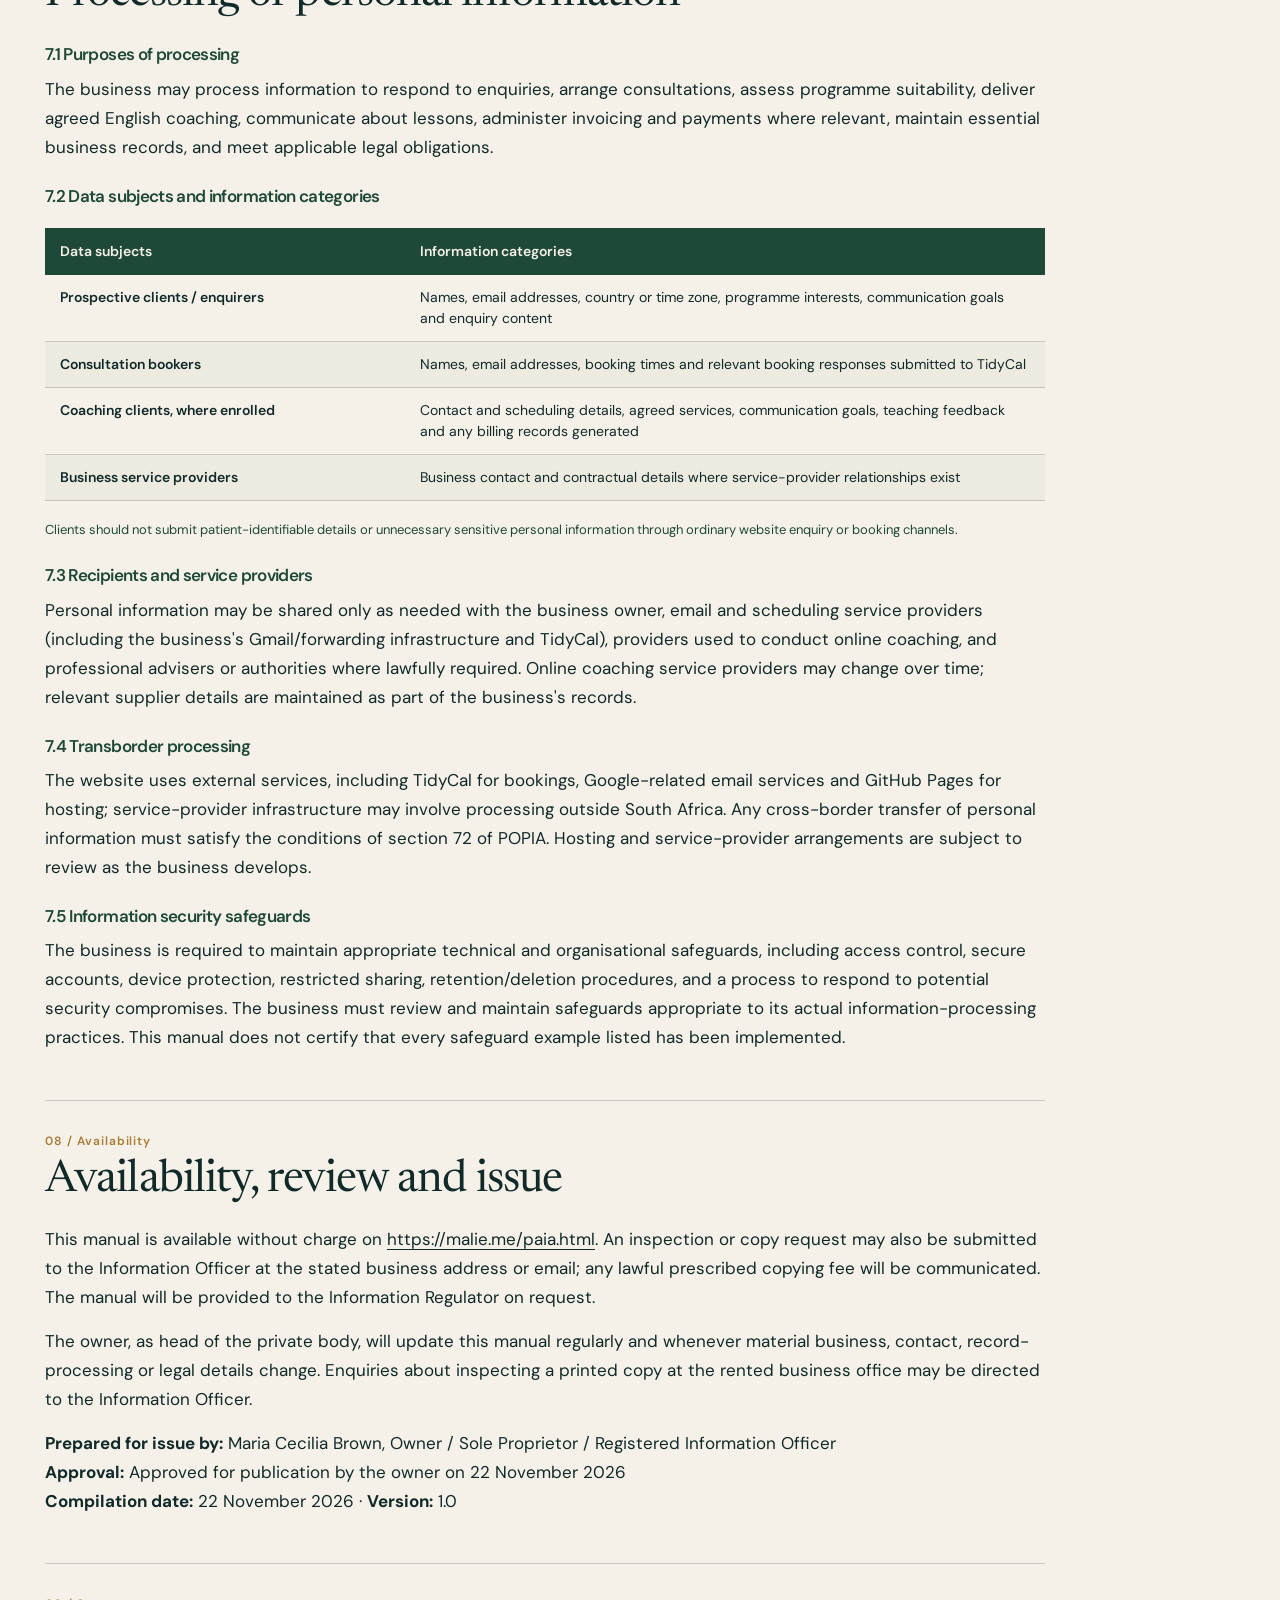
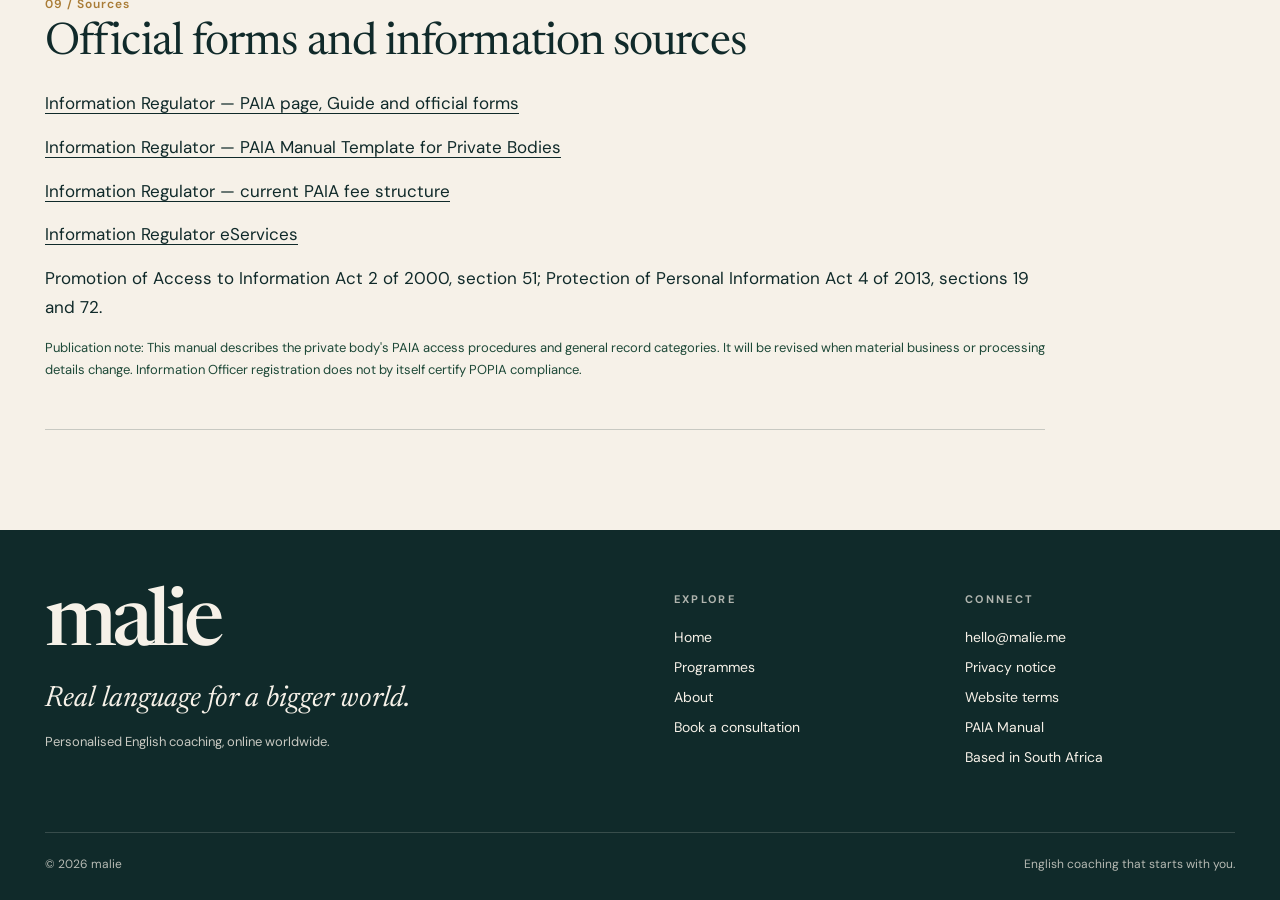
<file: paia.html>
<!doctype html><html lang="en-GB"><head>
<meta charset="utf-8"><meta name="viewport" content="width=device-width,initial-scale=1">
<meta name="theme-color" content="#F6F1E8"><title>PAIA Manual | malie</title>
<meta name="description" content="Public PAIA Manual for MALIE BROWN t/a MALIE: Information Officer contact details, record categories, access request procedures and POPIA information."><link rel="canonical" href="https://malie.me/paia.html">
<meta property="og:type" content="website"><meta property="og:title" content="PAIA Manual | malie"><meta property="og:description" content="Access to information: PAIA Manual for MALIE BROWN t/a MALIE."><meta property="og:url" content="https://malie.me/paia.html">
<link rel="icon" type="image/svg+xml" href="favicon.svg">
<link rel="preconnect" href="https://fonts.googleapis.com"><link rel="preconnect" href="https://fonts.gstatic.com" crossorigin>
<link href="https://fonts.googleapis.com/css2?family=DM+Sans:wght@400;500;600;700&family=Newsreader:ital,opsz,wght@0,6..72,400;0,6..72,500;1,6..72,400;1,6..72,500&display=swap" rel="stylesheet">
<link rel="stylesheet" href="site.css?v=20261122fix4"><script defer src="site.js?v=20261122fix4"></script>
</head><body><a class="skip" href="#main">Skip to content</a>
<header class="site-header"><div class="header-inner">
  <a href="index.html" class="wordmark" aria-label="malie — home">malie</a>
  <nav id="site-navigation" class="site-nav" aria-label="Main navigation"><a href="index.html">Home</a><a href="programmes.html">Programmes</a><a href="about.html">About</a><a class="mobile-consultation" href="consultation.html">Book a consultation <span aria-hidden="true">↗</span></a></nav>
  <a class="nav-cta" href="consultation.html">Book a consultation <span aria-hidden="true">↗</span></a>
  <button class="nav-toggle" type="button" aria-controls="site-navigation" aria-expanded="false" aria-label="Open navigation"><span>Menu</span><span class="menu-bars" aria-hidden="true"><i></i><i></i></span></button>
</div></header><main id="main">
<section class="privacy-header shell"><div>
<p class="eyebrow"><span class="eyebrow-rule" aria-hidden="true"></span>Access to information / PAIA</p>
<h1>Clear information.<br><em>Open access.</em></h1>
<p>PAIA Manual of MALIE BROWN t/a MALIE, issued under section 51 of the Promotion of Access to Information Act 2 of 2000, as amended.</p>
</div><img src="assets/consultation-leaves.jpg" alt="Sunlight on green leaves against a warm ivory wall" width="420" height="235" loading="lazy"></section>
<style>
.paia-main{padding-block:70px 100px}.paia-intro{max-width:860px;margin:0 0 44px;padding-bottom:32px;border-bottom:1px solid var(--line)}.paia-intro p{font-size:16px;line-height:1.7}
.paia-main h2{font:400 clamp(32px,3.8vw,45px)/1.12 var(--serif);letter-spacing:-.02em;margin:0 0 19px}
.paia-main h3{font:600 17px/1.45 var(--sans);margin:22px 0 8px;color:var(--forest)}.paia-main p{line-height:1.7;margin:0 0 15px}
.paia-main section.paia-block{max-width:1000px;padding:32px 0 33px;border-bottom:1px solid var(--line)}
.paia-main .paia-table{border-collapse:collapse;width:100%;margin:20px 0 18px;font-size:14px;line-height:1.5}
.paia-main .paia-table th{background:var(--forest);color:var(--ivory);text-align:left;font-weight:600;padding:13px 15px}
.paia-main .paia-table td{padding:12px 15px;vertical-align:top;border-bottom:1px solid var(--line)}
.paia-main .paia-table tbody tr:nth-child(even){background:rgba(168,178,154,.12)}.paia-main .paia-table td:first-child{width:36%;font-weight:600}
.paia-main .paia-overline{font:600 12px var(--sans);letter-spacing:.08em;color:var(--brass);margin-bottom:7px}
.paia-main a{overflow-wrap:anywhere}.paia-main .smallprint{font-size:13px;color:var(--forest)}
@media(max-width:650px){.paia-main{padding-block:40px 75px}.paia-main .paia-table{font-size:12px}.paia-main .paia-table th,.paia-main .paia-table td{padding:9px}.paia-main section.paia-block{padding-block:26px}}
@media print{.site-header,.site-footer,.nav-toggle{display:none!important}.paia-main section.paia-block{break-inside:avoid}.paia-main{padding:0}.paia-main a{color:inherit}}
</style>
<div class="paia-main shell">
<div class="paia-intro"><p class="eyebrow"><span class="eyebrow-rule" aria-hidden="true"></span>Publication edition / 22 November 2026</p>
<p><strong>Private body:</strong> MALIE BROWN t/a MALIE · Sole proprietorship · South Africa<br>
<strong>Information Officer:</strong> Maria Cecilia Brown · Registration 2026-072913</p>
<p>This manual is made available without charge. It identifies categories of records that may be held by the business, explains how access may be requested, and describes the processing of personal information. It does not establish entitlement to a particular private record, which remains subject to PAIA.</p></div>

<section class="paia-block" id="purpose"><p class="paia-overline">01 / Purpose and definitions</p><h2>Purpose and definitions</h2>
<p>This manual assists a person who wishes to identify records held by MALIE BROWN t/a MALIE, understand how to request access, and obtain a general description of how personal information is processed. Records of private bodies are accessible under PAIA where statutory requirements are met, including that the record is required for the exercise or protection of a right.</p>
<table class="paia-table"><thead><tr><th>Term</th><th>Meaning</th></tr></thead><tbody>
<tr><td>PAIA</td><td>Promotion of Access to Information Act 2 of 2000, as amended</td></tr>
<tr><td>POPIA</td><td>Protection of Personal Information Act 4 of 2013</td></tr>
<tr><td>Information Officer</td><td>The person responsible for the business's PAIA and POPIA obligations</td></tr>
<tr><td>Information Regulator</td><td>The independent South African supervisory authority</td></tr></tbody></table></section>

<section class="paia-block" id="contact"><p class="paia-overline">02 / Information Officer</p><h2>Business and contact details</h2>
<p>MALIE BROWN t/a MALIE operates as a sole proprietorship delivering online English-language coaching. The owner is also the registered Information Officer; no Deputy Information Officer is named in this manual.</p>
<table class="paia-table"><thead><tr><th>Contact detail</th><th>Confirmed information</th></tr></thead><tbody>
<tr><td>Registered private body</td><td>MALIE BROWN t/a MALIE</td></tr>
<tr><td>Information Officer</td><td>Maria Cecilia Brown (business name: Malie Brown)</td></tr>
<tr><td>Information Officer registration</td><td>2026-072913, issued 22 November 2026 (not a company registration number)</td></tr>
<tr><td>Physical business address</td><td>Kidds Beach Community Hall, 256 Main Road, Kidds Beach, 5264, South Africa</td></tr>
<tr><td>Postal/correspondence address</td><td>Kidds Beach Community Hall, 256 Main Road, Kidds Beach, 5264, South Africa</td></tr>
<tr><td>Telephone</td><td><a href="tel:+27686798589">+27 686 79 8589</a></td></tr>
<tr><td>Email for PAIA/POPIA requests</td><td><a href="mailto:hello@malie.me">hello@malie.me</a></td></tr>
<tr><td>Website</td><td><a href="https://malie.me/">https://malie.me</a></td></tr></tbody></table></section>

<section class="paia-block" id="request"><p class="paia-overline">03 / Request procedure</p><h2>The PAIA Guide and making a request</h2>
<h3>The official PAIA Guide</h3><p>The Information Regulator provides a Guide under section 10 of PAIA to explain rights of access, the request procedure, available forms, possible fees and remedies. It is available from <a href="https://inforegulator.org.za/paia/">the Information Regulator's PAIA page</a>, with language and accessible-format options through the Regulator.</p>
<h3>How to request a record</h3><p>A requester should use the prescribed <strong>Form 2 — Request for Access to Record</strong> (available through the Information Regulator's PAIA forms page), specify the record sought, explain the right to be exercised or protected, and submit the completed form to <a href="mailto:hello@malie.me">hello@malie.me</a> or the business address. Information reasonably needed to identify the requester and the record may be requested.</p>
<p>Requests are considered under PAIA, ordinarily within <strong>30 days</strong>, subject to any lawful extension. Access is not automatic: statutory grounds for refusal may apply, including the privacy of another person and protected confidential or commercially sensitive records. Decisions will be communicated through the prescribed process.</p>
<h3>Fees and remedies</h3><p>The Regulator's published March 2026 private-body fees include a <strong>R140 request fee</strong> where applicable, and <strong>R2 per A4 printed page</strong>; statutory exemptions and other prescribed access, search or reproduction fees apply. A requester will be informed of applicable fees before payment. Personal requesters and exempt categories are treated according to the current law and fee schedule.</p>
<p>Where a request is refused, the requester may use the complaint process of the Information Regulator or the courts as provided for in PAIA. There is no ordinary internal appeal procedure for a private body. The current official forms and fees are linked in section 09.</p></section>

<section class="paia-block" id="public"><p class="paia-overline">04 / Public material</p><h2>Records available without a formal request</h2>
<p>The following public information can be accessed without a PAIA request, subject to any normal access conditions of the relevant website:</p>
<table class="paia-table"><thead><tr><th>Record / information</th><th>Where available</th></tr></thead><tbody>
<tr><td>Business and programme descriptions</td><td>malie.me — Home, Programmes and About</td></tr>
<tr><td>Consultation and enquiry information</td><td>malie.me — Book a Consultation; TidyCal booking page</td></tr>
<tr><td>Privacy Notice and Website Terms</td><td>malie.me — linked from footer</td></tr>
<tr><td>This PAIA Manual</td><td>malie.me — this page</td></tr></tbody></table>
<p class="smallprint">This is a description of material made publicly available by the business. It is not a formal notice under section 52(2) of PAIA unless a notice is separately issued.</p></section>

<section class="paia-block" id="legislation"><p class="paia-overline">05 / Legislation</p><h2>Records under other legislation</h2>
<p>Depending on the records that are created or retained in operating the business, relevant statutes include the following. This list does not assert that the business is registered as a company, registered for VAT, or employs staff.</p>
<table class="paia-table"><thead><tr><th>Type of record</th><th>Applicable law / qualification</th></tr></thead><tbody>
<tr><td>PAIA Manual and access-request records</td><td>Promotion of Access to Information Act 2 of 2000</td></tr>
<tr><td>Information Officer records and personal-information records</td><td>Protection of Personal Information Act 4 of 2013</td></tr>
<tr><td>Business financial and taxation records, where required</td><td>Income Tax Act 58 of 1962 and Tax Administration Act 28 of 2011</td></tr>
<tr><td>Consumer-related contracts and records, where applicable</td><td>Consumer Protection Act 68 of 2008</td></tr>
<tr><td>Electronic communications and transactions, where applicable</td><td>Electronic Communications and Transactions Act 25 of 2002</td></tr></tbody></table></section>

<section class="paia-block" id="records"><p class="paia-overline">06 / Record categories</p><h2>Subjects and categories of business records</h2>
<p>The categories below reflect the online-coaching business model and the types of records that may be retained. A listing does not imply that any particular record exists or that a requester is automatically entitled to receive it.</p>
<table class="paia-table"><thead><tr><th>Subject</th><th>Types of records that may be held</th></tr></thead><tbody>
<tr><td>Enquiries and client relationships</td><td>Consultation requests, client correspondence, programme enquiries, contact details and service agreements</td></tr>
<tr><td>Appointment scheduling</td><td>TidyCal bookings, booking confirmations and associated contact details</td></tr>
<tr><td>Coaching operations</td><td>Programme materials, lesson scheduling, learning objectives, feedback and client communications, where kept</td></tr>
<tr><td>Finance and administration</td><td>Invoices, receipts, payments, tax records and business administrative correspondence, where applicable</td></tr>
<tr><td>Website and communications</td><td>Published website content, site operational correspondence and service-provider arrangements</td></tr>
<tr><td>Privacy and information access</td><td>Information Officer registration, privacy notices, PAIA requests and related correspondence</td></tr></tbody></table></section>

<section class="paia-block" id="processing"><p class="paia-overline">07 / Personal information</p><h2>Processing of personal information</h2>
<h3>7.1 Purposes of processing</h3>
<p>The business may process information to respond to enquiries, arrange consultations, assess programme suitability, deliver agreed English coaching, communicate about lessons, administer invoicing and payments where relevant, maintain essential business records, and meet applicable legal obligations.</p>
<h3>7.2 Data subjects and information categories</h3>
<table class="paia-table"><thead><tr><th>Data subjects</th><th>Information categories</th></tr></thead><tbody>
<tr><td>Prospective clients / enquirers</td><td>Names, email addresses, country or time zone, programme interests, communication goals and enquiry content</td></tr>
<tr><td>Consultation bookers</td><td>Names, email addresses, booking times and relevant booking responses submitted to TidyCal</td></tr>
<tr><td>Coaching clients, where enrolled</td><td>Contact and scheduling details, agreed services, communication goals, teaching feedback and any billing records generated</td></tr>
<tr><td>Business service providers</td><td>Business contact and contractual details where service-provider relationships exist</td></tr></tbody></table>
<p class="smallprint">Clients should not submit patient-identifiable details or unnecessary sensitive personal information through ordinary website enquiry or booking channels.</p>
<h3>7.3 Recipients and service providers</h3><p>Personal information may be shared only as needed with the business owner, email and scheduling service providers (including the business's Gmail/forwarding infrastructure and TidyCal), providers used to conduct online coaching, and professional advisers or authorities where lawfully required. Online coaching service providers may change over time; relevant supplier details are maintained as part of the business's records.</p>
<h3>7.4 Transborder processing</h3><p>The website uses external services, including TidyCal for bookings, Google-related email services and GitHub Pages for hosting; service-provider infrastructure may involve processing outside South Africa. Any cross-border transfer of personal information must satisfy the conditions of section 72 of POPIA. Hosting and service-provider arrangements are subject to review as the business develops.</p>
<h3>7.5 Information security safeguards</h3><p>The business is required to maintain appropriate technical and organisational safeguards, including access control, secure accounts, device protection, restricted sharing, retention/deletion procedures, and a process to respond to potential security compromises. The business must review and maintain safeguards appropriate to its actual information-processing practices. This manual does not certify that every safeguard example listed has been implemented.</p></section>

<section class="paia-block" id="availability"><p class="paia-overline">08 / Availability</p><h2>Availability, review and issue</h2>
<p>This manual is available without charge on <a href="https://malie.me/paia.html">https://malie.me/paia.html</a>. An inspection or copy request may also be submitted to the Information Officer at the stated business address or email; any lawful prescribed copying fee will be communicated. The manual will be provided to the Information Regulator on request.</p>
<p>The owner, as head of the private body, will update this manual regularly and whenever material business, contact, record-processing or legal details change. Enquiries about inspecting a printed copy at the rented business office may be directed to the Information Officer.</p>
<p><strong>Prepared for issue by:</strong> Maria Cecilia Brown, Owner / Sole Proprietor / Registered Information Officer<br>
<strong>Approval:</strong> Approved for publication by the owner on 22 November 2026<br>
<strong>Compilation date:</strong> 22 November 2026 · <strong>Version:</strong> 1.0</p></section>

<section class="paia-block" id="resources"><p class="paia-overline">09 / Sources</p><h2>Official forms and information sources</h2>
<p><a href="https://inforegulator.org.za/paia/">Information Regulator — PAIA page, Guide and official forms</a></p>
<p><a href="https://inforegulator.org.za/wp-content/uploads/2020/07/PAIA-Manual-Template-Private-Body.pdf">Information Regulator — PAIA Manual Template for Private Bodies</a></p>
<p><a href="https://inforegulator.org.za/paia-fees-structure-2/">Information Regulator — current PAIA fee structure</a></p>
<p><a href="https://eservices.inforegulator.org.za/">Information Regulator eServices</a></p>
<p>Promotion of Access to Information Act 2 of 2000, section 51; Protection of Personal Information Act 4 of 2013, sections 19 and 72.</p>
<p class="smallprint">Publication note: This manual describes the private body's PAIA access procedures and general record categories. It will be revised when material business or processing details change. Information Officer registration does not by itself certify POPIA compliance.</p></section>
</div></main><footer class="site-footer"><div class="shell footer-main">
    <div><a href="index.html" class="footer-brand">malie</a><p class="footer-motto">Real language for a bigger world.</p><p class="footer-note">Personalised English coaching, online worldwide.</p></div>
    <div class="footer-menu"><span class="eyebrow">Explore</span><a href="index.html">Home</a><a href="programmes.html">Programmes</a><a href="about.html">About</a><a href="consultation.html">Book a consultation</a></div>
    <div class="footer-menu"><span class="eyebrow">Connect</span><a href="mailto:hello@malie.me">hello@malie.me</a><a href="privacy.html">Privacy notice</a><a href="terms.html">Website terms</a><a href="paia.html">PAIA Manual</a><span>Based in South Africa</span></div>
  </div><div class="shell footer-bottom"><span>© 2026 malie</span><span>English coaching that starts with you.</span></div></footer></body></html>
</file>
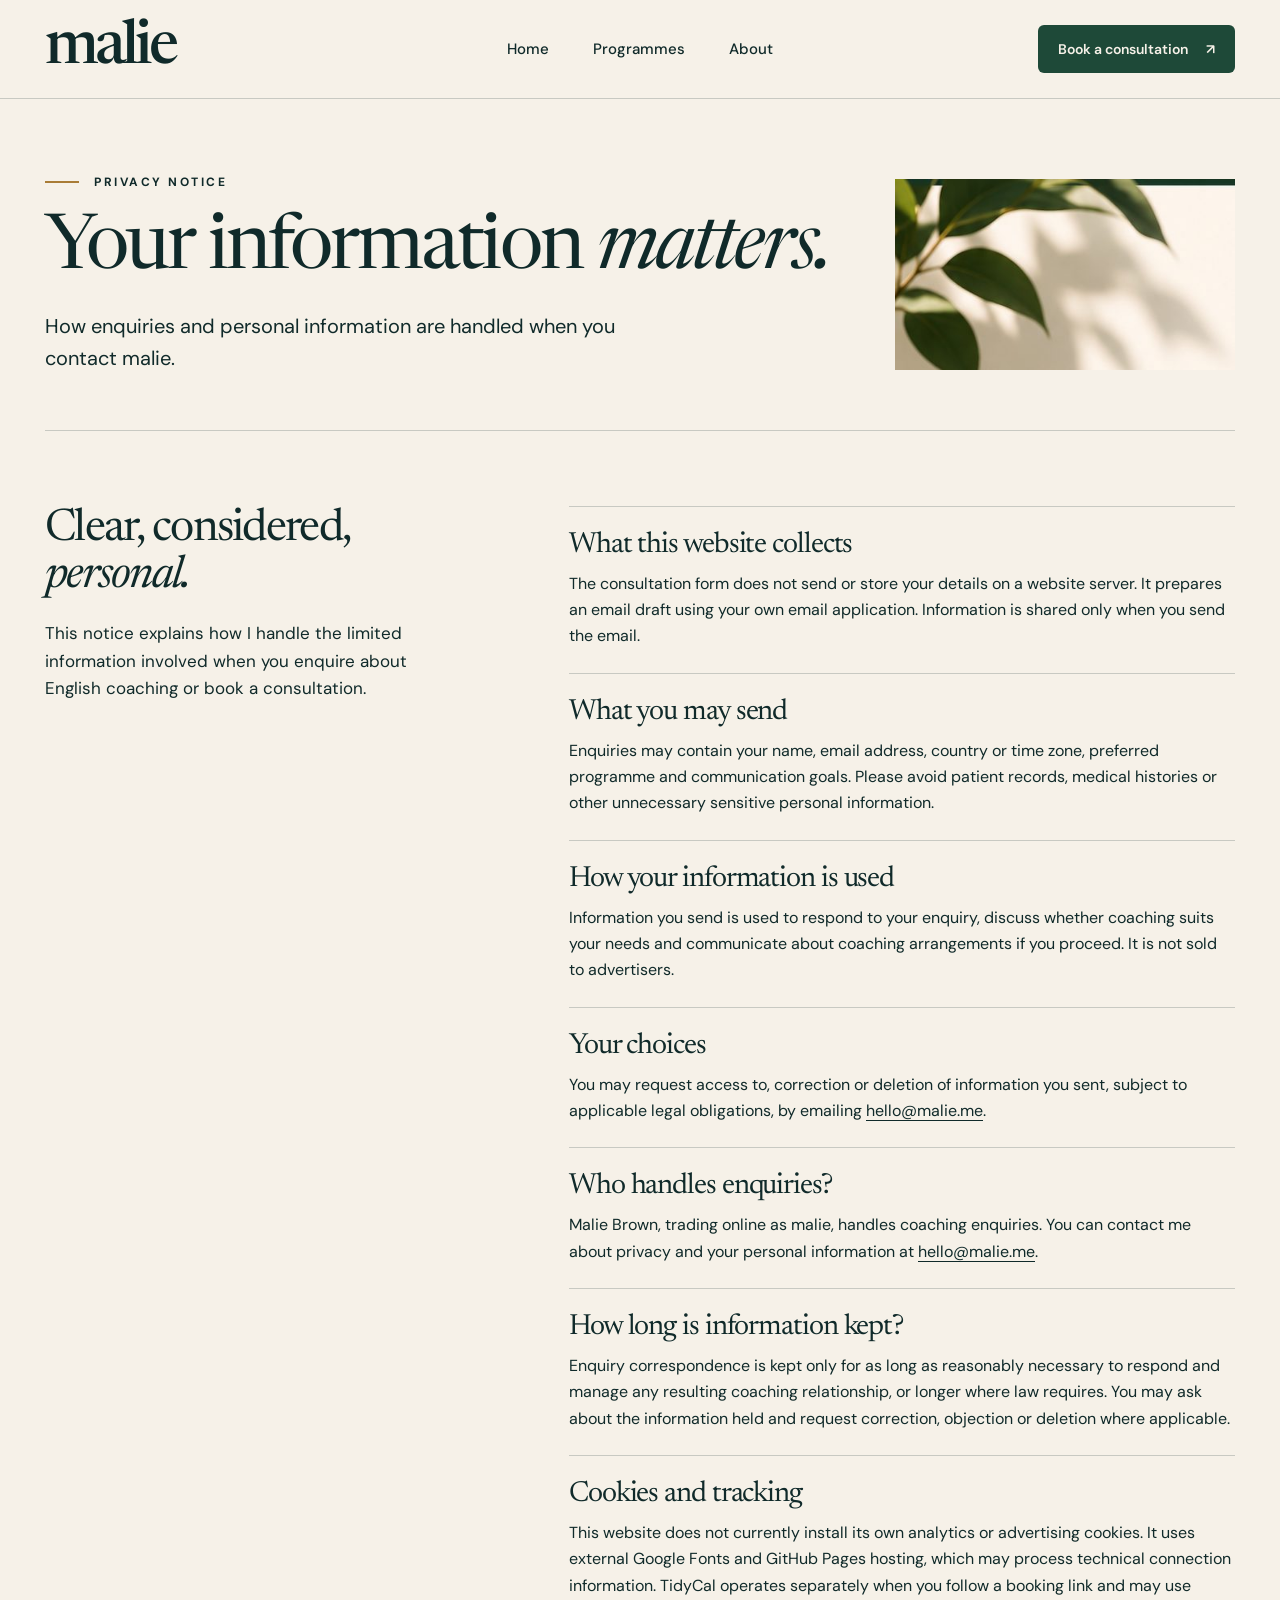
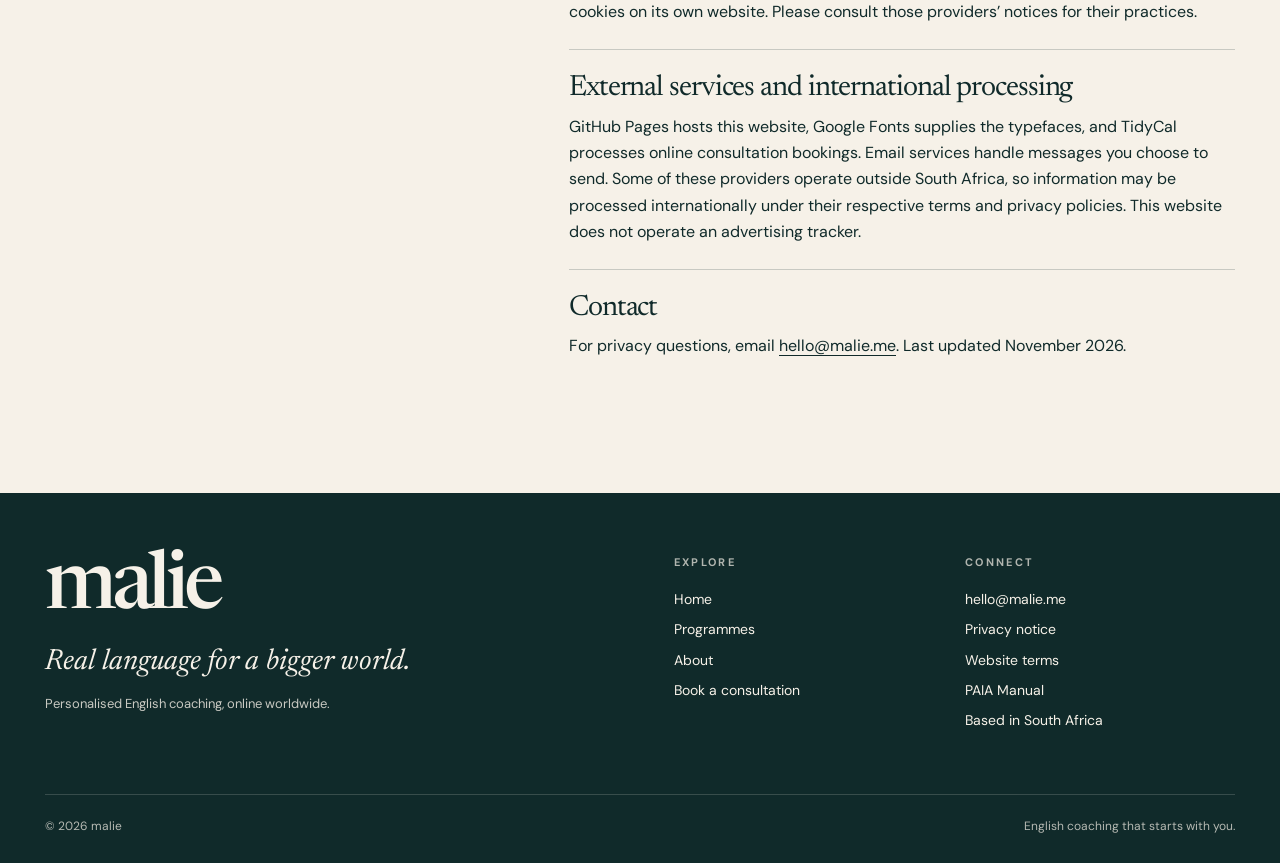
<file: privacy.html>
<!doctype html><html lang="en-GB"><head>
<meta charset="utf-8"><meta name="viewport" content="width=device-width,initial-scale=1">
<meta name="theme-color" content="#F6F1E8"><title>Privacy Notice | malie</title>
<meta name="description" content="Privacy information about enquiries and website services on malie.me."><link rel="canonical" href="https://malie.me/privacy.html">
<meta property="og:type" content="website"><meta property="og:title" content="Privacy Notice | malie"><meta property="og:description" content="Privacy information about enquiries and website services on malie.me."><meta property="og:url" content="https://malie.me/privacy.html">
<link rel="icon" type="image/svg+xml" href="favicon.svg">
<link rel="preconnect" href="https://fonts.googleapis.com"><link rel="preconnect" href="https://fonts.gstatic.com" crossorigin>
<link href="https://fonts.googleapis.com/css2?family=DM+Sans:wght@400;500;600;700&family=Newsreader:ital,opsz,wght@0,6..72,400;0,6..72,500;1,6..72,400;1,6..72,500&display=swap" rel="stylesheet">
<link rel="stylesheet" href="site.css?v=20261122fix4"><script defer src="site.js?v=20261122fix4"></script>
</head><body><a class="skip" href="#main">Skip to content</a>
<header class="site-header"><div class="header-inner">
  <a href="index.html" class="wordmark" aria-label="malie — home">malie</a>
  <nav id="site-navigation" class="site-nav" aria-label="Main navigation"><a href="index.html">Home</a><a href="programmes.html">Programmes</a><a href="about.html">About</a><a class="mobile-consultation" href="consultation.html">Book a consultation <span aria-hidden="true">↗</span></a></nav>
  <a class="nav-cta" href="consultation.html">Book a consultation <span aria-hidden="true">↗</span></a>
  <button class="nav-toggle" type="button" aria-controls="site-navigation" aria-expanded="false" aria-label="Open navigation"><span>Menu</span><span class="menu-bars" aria-hidden="true"><i></i><i></i></span></button>
</div></header><main id="main"><section class="privacy-header shell"><div><p class="eyebrow"><span class="eyebrow-rule" aria-hidden="true"></span>Privacy notice</p><h1>Your information <em>matters.</em></h1><p>How enquiries and personal information are handled when you contact malie.</p></div><img src="assets/consultation-leaves.jpg" alt="Softly lit green leaves against a warm ivory wall" loading="lazy" width="420" height="235"></section>
<section class="privacy-content shell"><div class="privacy-lead"><h2>Clear, considered, <em>personal.</em></h2><p>This notice explains how I handle the limited information involved when you enquire about English coaching or book a consultation.</p></div><div class="privacy-articles"><article><h3>What this website collects</h3><p>The consultation form does not send or store your details on a website server. It prepares an email draft using your own email application. Information is shared only when you send the email.</p></article>
<article><h3>What you may send</h3><p>Enquiries may contain your name, email address, country or time zone, preferred programme and communication goals. Please avoid patient records, medical histories or other unnecessary sensitive personal information.</p></article>
<article><h3>How your information is used</h3><p>Information you send is used to respond to your enquiry, discuss whether coaching suits your needs and communicate about coaching arrangements if you proceed. It is not sold to advertisers.</p></article>
<article><h3>Your choices</h3><p>You may request access to, correction or deletion of information you sent, subject to applicable legal obligations, by emailing <a href="mailto:hello@malie.me">hello@malie.me</a>.</p></article>
<article><h3>Who handles enquiries?</h3><p>Malie Brown, trading online as malie, handles coaching enquiries. You can contact me about privacy and your personal information at <a href="mailto:hello@malie.me">hello@malie.me</a>.</p></article>
<article><h3>How long is information kept?</h3><p>Enquiry correspondence is kept only for as long as reasonably necessary to respond and manage any resulting coaching relationship, or longer where law requires. You may ask about the information held and request correction, objection or deletion where applicable.</p></article>
<article><h3>Cookies and tracking</h3><p>This website does not currently install its own analytics or advertising cookies. It uses external Google Fonts and GitHub Pages hosting, which may process technical connection information. TidyCal operates separately when you follow a booking link and may use cookies on its own website. Please consult those providers’ notices for their practices.</p></article>
<article><h3>External services and international processing</h3><p>GitHub Pages hosts this website, Google Fonts supplies the typefaces, and TidyCal processes online consultation bookings. Email services handle messages you choose to send. Some of these providers operate outside South Africa, so information may be processed internationally under their respective terms and privacy policies. This website does not operate an advertising tracker.</p></article>
<article><h3>Contact</h3><p>For privacy questions, email <a href="mailto:hello@malie.me">hello@malie.me</a>. Last updated November 2026.</p></article></div></section>
</main><footer class="site-footer"><div class="shell footer-main">
    <div><a href="index.html" class="footer-brand">malie</a><p class="footer-motto">Real language for a bigger world.</p><p class="footer-note">Personalised English coaching, online worldwide.</p></div>
    <div class="footer-menu"><span class="eyebrow">Explore</span><a href="index.html">Home</a><a href="programmes.html">Programmes</a><a href="about.html">About</a><a href="consultation.html">Book a consultation</a></div>
    <div class="footer-menu"><span class="eyebrow">Connect</span><a href="mailto:hello@malie.me">hello@malie.me</a><a href="privacy.html">Privacy notice</a><a href="terms.html">Website terms</a><a href="paia.html">PAIA Manual</a><span>Based in South Africa</span></div>
  </div><div class="shell footer-bottom"><span>© 2026 malie</span><span>English coaching that starts with you.</span></div></footer></body></html>
</file>
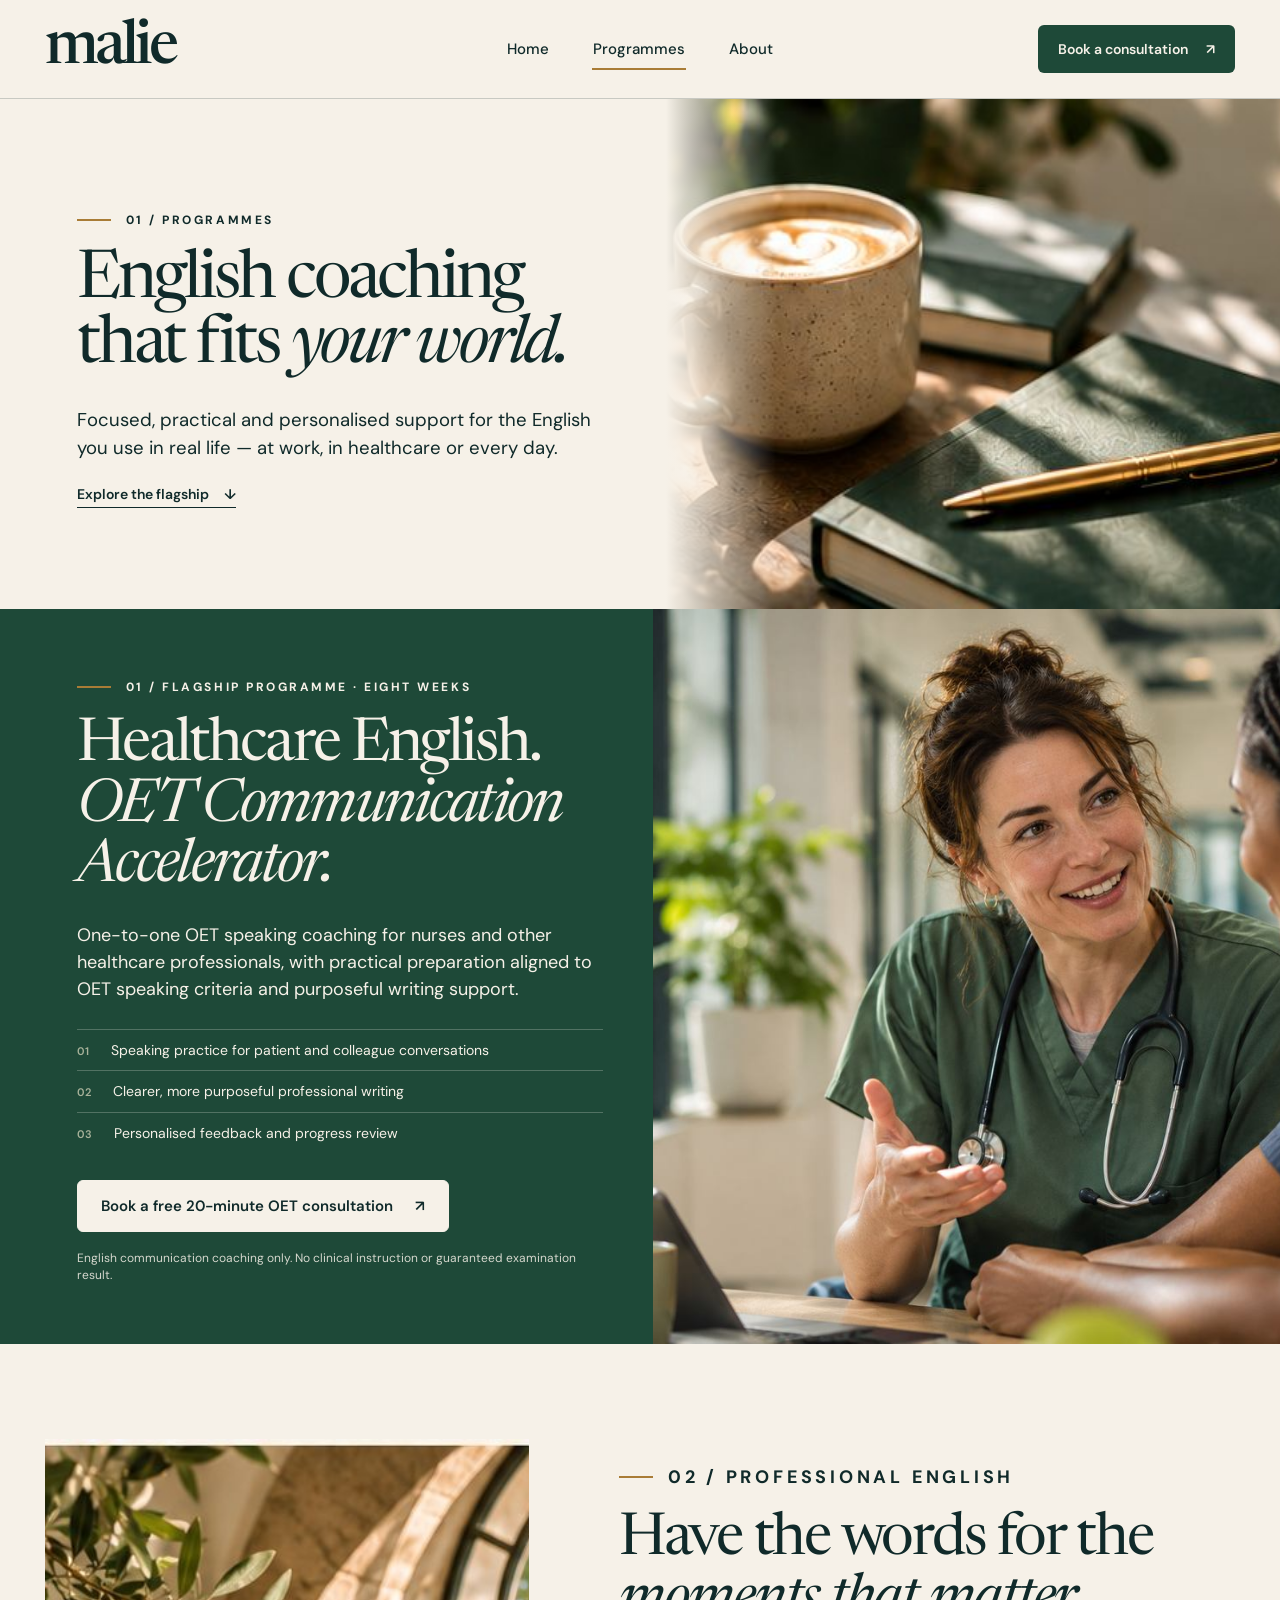
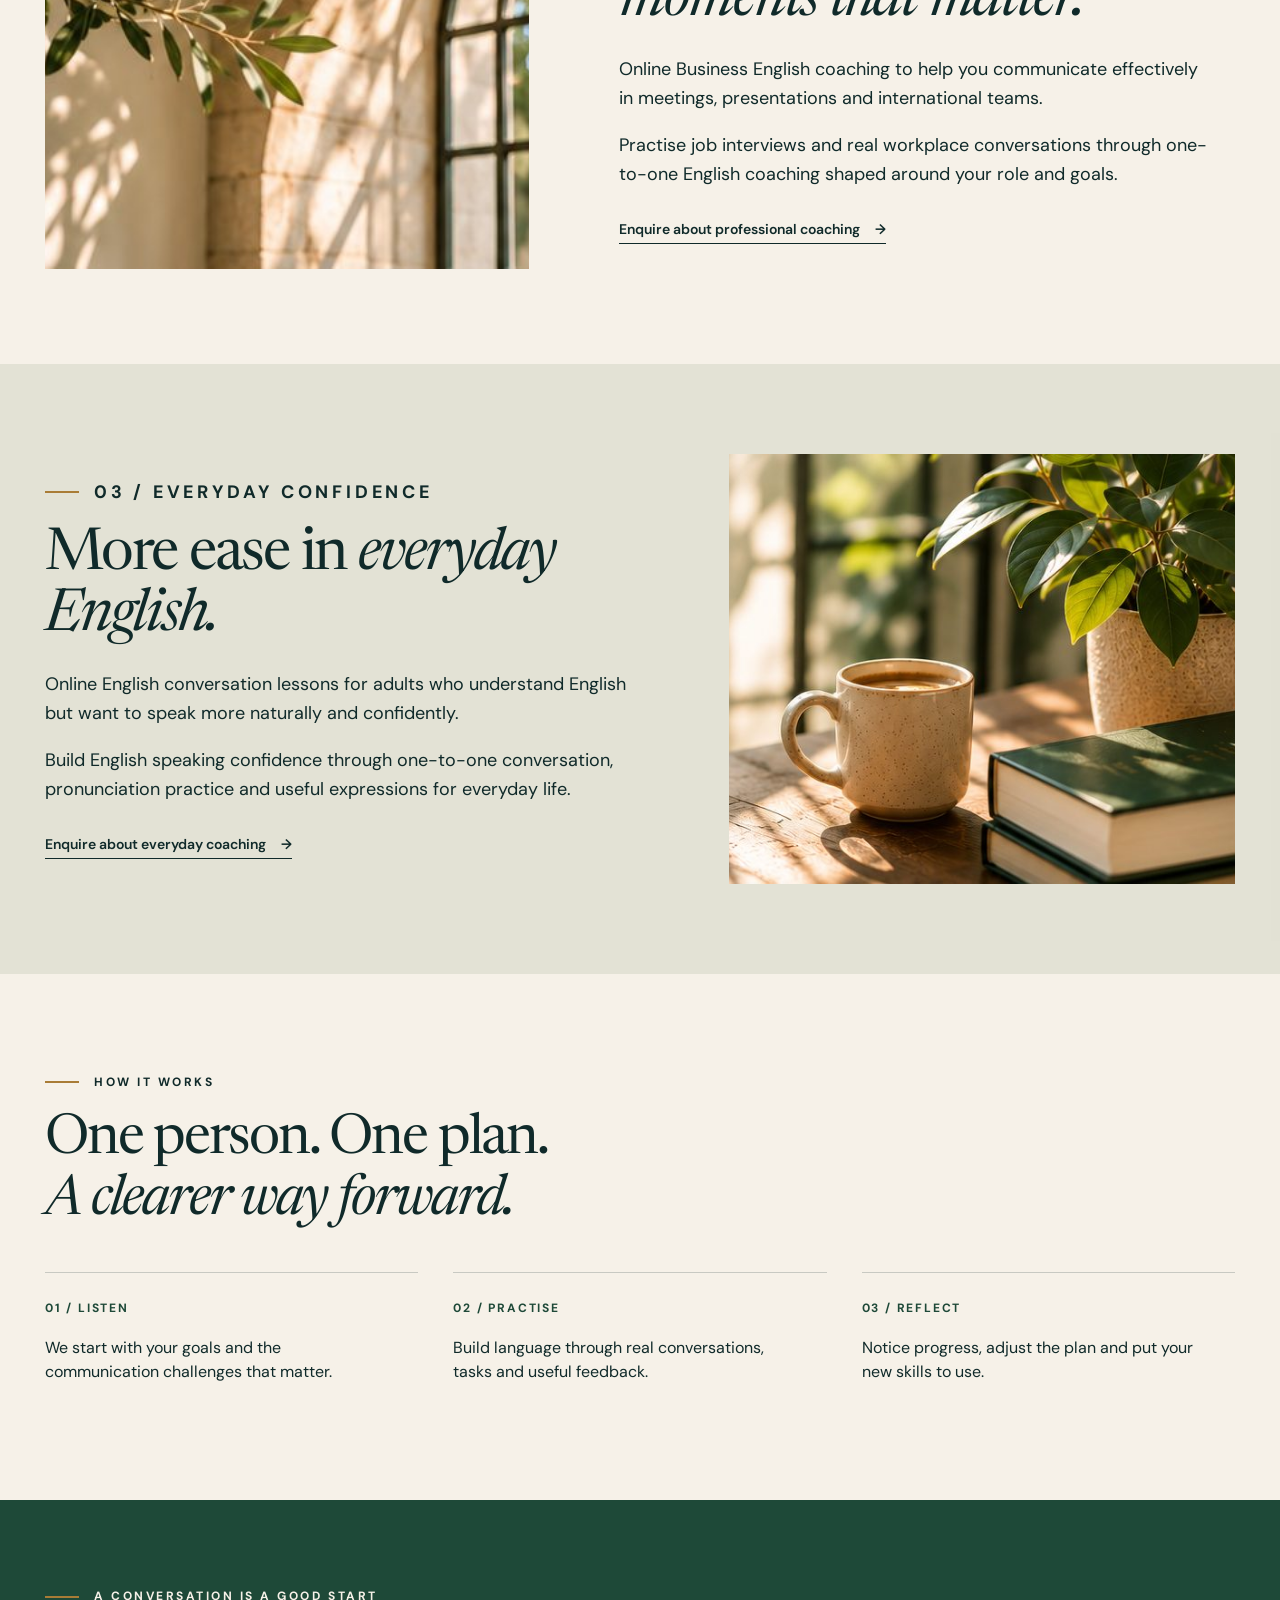
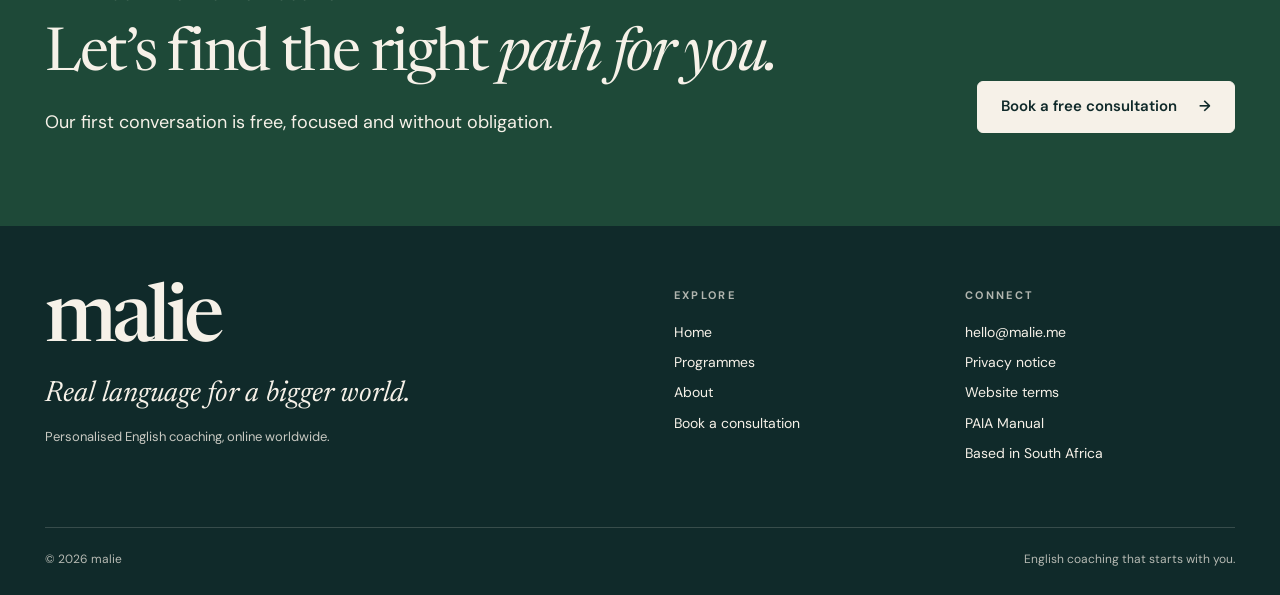
<file: programmes.html>
<!doctype html><html lang="en-GB"><head>
<meta charset="utf-8"><meta name="viewport" content="width=device-width,initial-scale=1">
<meta name="theme-color" content="#F6F1E8"><title>English Coaching Programmes | malie</title>
<meta name="description" content="Explore personalised online English coaching: OET speaking preparation for healthcare professionals, Business English and everyday conversation lessons."><link rel="canonical" href="https://malie.me/programmes.html">
<meta property="og:type" content="website"><meta property="og:title" content="English Coaching Programmes | malie"><meta property="og:description" content="Explore personalised online English coaching: OET speaking preparation for healthcare professionals, Business English and everyday conversation lessons."><meta property="og:url" content="https://malie.me/programmes.html">
<link rel="icon" type="image/svg+xml" href="favicon.svg">
<link rel="preconnect" href="https://fonts.googleapis.com"><link rel="preconnect" href="https://fonts.gstatic.com" crossorigin>
<link href="https://fonts.googleapis.com/css2?family=DM+Sans:wght@400;500;600;700&family=Newsreader:ital,opsz,wght@0,6..72,400;0,6..72,500;1,6..72,400;1,6..72,500&display=swap" rel="stylesheet">
<link rel="stylesheet" href="site.css?v=20261122fix4"><script defer src="site.js?v=20261122fix4"></script>
</head><body><a class="skip" href="#main">Skip to content</a>
<header class="site-header"><div class="header-inner">
  <a href="index.html" class="wordmark" aria-label="malie — home">malie</a>
  <nav id="site-navigation" class="site-nav" aria-label="Main navigation"><a href="index.html">Home</a><a href="programmes.html" aria-current="page">Programmes</a><a href="about.html">About</a><a class="mobile-consultation" href="consultation.html">Book a consultation <span aria-hidden="true">↗</span></a></nav>
  <a class="nav-cta" href="consultation.html">Book a consultation <span aria-hidden="true">↗</span></a>
  <button class="nav-toggle" type="button" aria-controls="site-navigation" aria-expanded="false" aria-label="Open navigation"><span>Menu</span><span class="menu-bars" aria-hidden="true"><i></i><i></i></span></button>
</div></header><main id="main"><section class="page-hero two-col-hero"><div class="page-hero-copy"><p class="eyebrow"><span class="eyebrow-rule" aria-hidden="true"></span>01 / Programmes</p><h1>English coaching that fits <em>your world.</em></h1><p>Focused, practical and personalised support for the English you use in real life — at work, in healthcare or every day.</p><a class="text-link" href="#healthcare">Explore the flagship <span aria-hidden="true">↓</span></a></div><div class="page-hero-photo"><img src="assets/programmes-hero.jpg" alt="Coffee and a notebook on a warm sunlit desk" width="569" height="336" fetchpriority="high"></div></section>
<section id="healthcare" class="flagship"><div class="flagship-content"><p class="eyebrow"><span class="eyebrow-rule" aria-hidden="true"></span>01 / Flagship programme · Eight weeks</p><h2>Healthcare English.<br><em>OET Communication Accelerator.</em></h2><p class="lead">One-to-one OET speaking coaching for nurses and other healthcare professionals, with practical preparation aligned to OET speaking criteria and purposeful writing support.</p>
<div class="flagship-points"><p><span>01</span> Speaking practice for patient and colleague conversations</p><p><span>02</span> Clearer, more purposeful professional writing</p><p><span>03</span> Personalised feedback and progress review</p></div><a class="button button-ivory" href="https://tidycal.com/123malieb123/oet-programme-consultation" target="_blank" rel="noopener noreferrer">Book a free 20-minute OET consultation <span aria-hidden="true">↗</span></a><p class="small-note">English communication coaching only. No clinical instruction or guaranteed examination result.</p></div><figure class="flagship-photo"><img src="assets/healthcare-conversation.jpg" alt="Two healthcare professionals discussing communication in a bright workplace" loading="lazy" width="1275" height="850"></figure></section>
<section class="pathway-section shell" id="professional"><div class="pathway-photo"><img src="assets/programmes-window.jpg" alt="Sunlit architectural arch and green foliage" width="535" height="322" loading="lazy"></div><div class="pathway-copy"><p class="eyebrow"><span class="eyebrow-rule" aria-hidden="true"></span>02 / Professional English</p><h2>Have the words for the <em>moments that matter.</em></h2><p>Online Business English coaching to help you communicate effectively in meetings, presentations and international teams.</p><p>Practise job interviews and real workplace conversations through one-to-one English coaching shaped around your role and goals.</p><a href="consultation.html" class="text-link">Enquire about professional coaching <span aria-hidden="true">→</span></a></div></section>
<section class="pathway-section pathway-alt" id="everyday"><div class="shell pathway-inner"><div class="pathway-copy"><p class="eyebrow"><span class="eyebrow-rule" aria-hidden="true"></span>03 / Everyday Confidence</p><h2>More ease in <em>everyday English.</em></h2><p>Online English conversation lessons for adults who understand English but want to speak more naturally and confidently.</p><p>Build English speaking confidence through one-to-one conversation, pronunciation practice and useful expressions for everyday life.</p><a href="consultation.html" class="text-link">Enquire about everyday coaching <span aria-hidden="true">→</span></a></div><div class="pathway-photo"><img src="assets/about-hero.jpg" alt="Warm light on a coffee cup, notebooks and indoor plants" width="598" height="474" loading="lazy"></div></div></section>
<section class="journey shell"><p class="eyebrow"><span class="eyebrow-rule" aria-hidden="true"></span>How it works</p><h2>One person. One plan.<br><em>A clearer way forward.</em></h2><div class="journey-steps"><div><span>01 / Listen</span><p>We start with your goals and the communication challenges that matter.</p></div><div><span>02 / Practise</span><p>Build language through real conversations, tasks and useful feedback.</p></div><div><span>03 / Reflect</span><p>Notice progress, adjust the plan and put your new skills to use.</p></div></div></section>
<section class="closing-cta"><div class="shell closing-grid"><div><p class="eyebrow"><span class="eyebrow-rule" aria-hidden="true"></span>A conversation is a good start</p><h2>Let’s find the right <em>path for you.</em></h2><p>Our first conversation is free, focused and without obligation.</p></div><a class="button button-ivory" href="consultation.html">Book a free consultation <span aria-hidden="true">→</span></a></div></section></main><footer class="site-footer"><div class="shell footer-main">
    <div><a href="index.html" class="footer-brand">malie</a><p class="footer-motto">Real language for a bigger world.</p><p class="footer-note">Personalised English coaching, online worldwide.</p></div>
    <div class="footer-menu"><span class="eyebrow">Explore</span><a href="index.html">Home</a><a href="programmes.html">Programmes</a><a href="about.html">About</a><a href="consultation.html">Book a consultation</a></div>
    <div class="footer-menu"><span class="eyebrow">Connect</span><a href="mailto:hello@malie.me">hello@malie.me</a><a href="privacy.html">Privacy notice</a><a href="terms.html">Website terms</a><a href="paia.html">PAIA Manual</a><span>Based in South Africa</span></div>
  </div><div class="shell footer-bottom"><span>© 2026 malie</span><span>English coaching that starts with you.</span></div></footer></body></html>
</file>
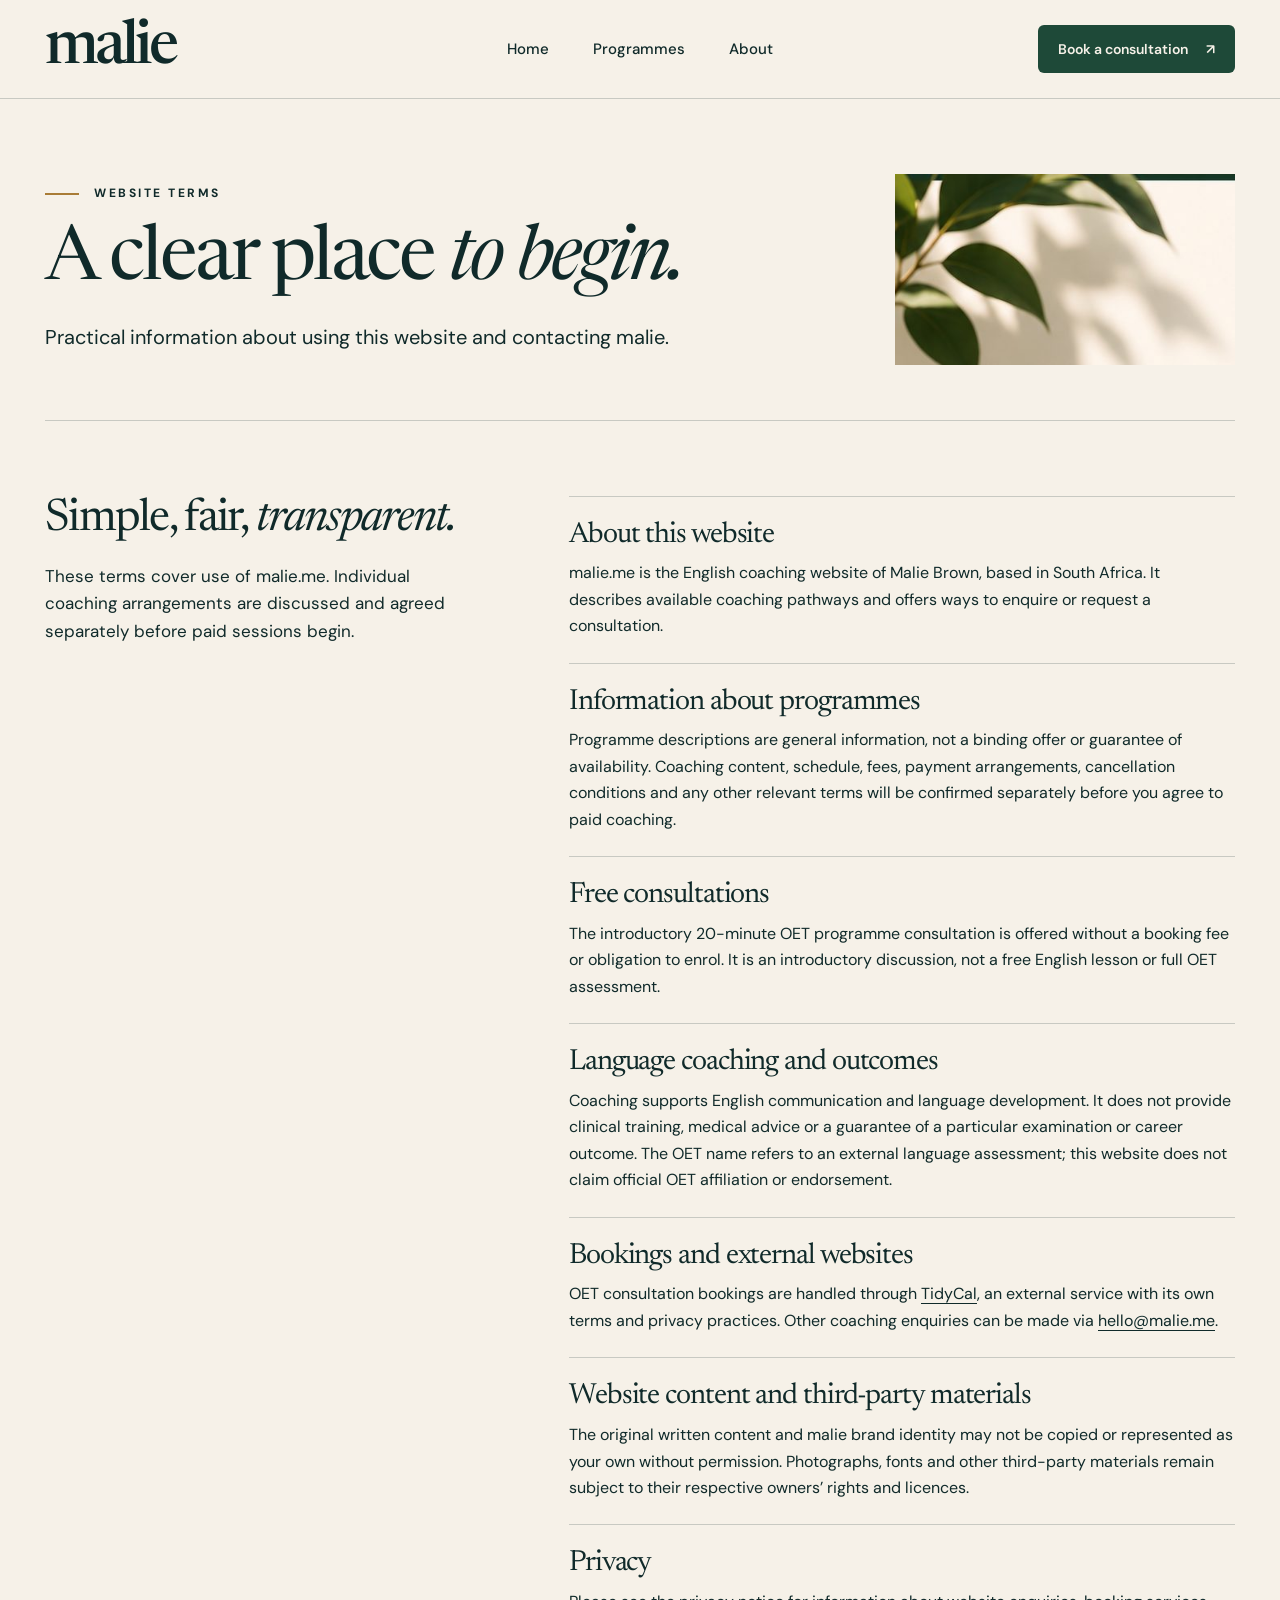
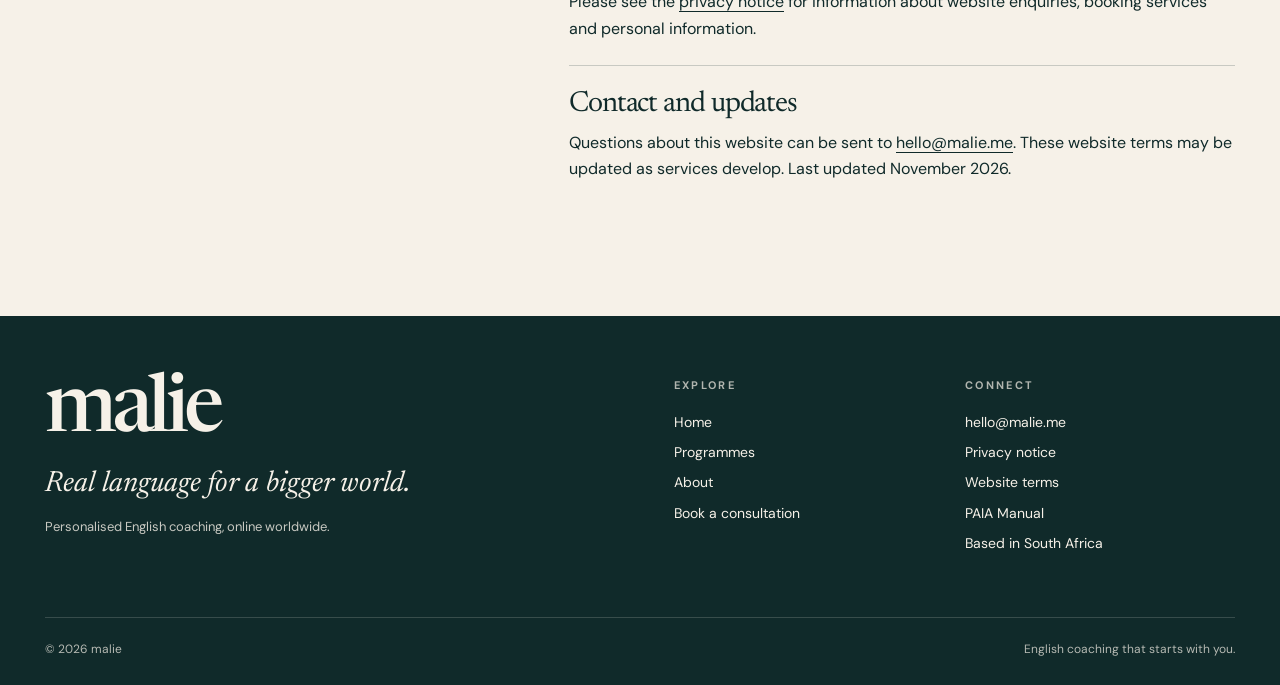
<file: terms.html>
<!doctype html><html lang="en-GB"><head>
<meta charset="utf-8"><meta name="viewport" content="width=device-width,initial-scale=1">
<meta name="theme-color" content="#F6F1E8"><title>Website Terms | malie</title>
<meta name="description" content="Terms for using the malie.me English coaching website and booking links."><link rel="canonical" href="https://malie.me/terms.html">
<meta property="og:type" content="website"><meta property="og:title" content="Website Terms | malie"><meta property="og:description" content="Terms for using the malie.me website."><meta property="og:url" content="https://malie.me/terms.html">
<link rel="icon" type="image/svg+xml" href="favicon.svg">
<link rel="preconnect" href="https://fonts.googleapis.com"><link rel="preconnect" href="https://fonts.gstatic.com" crossorigin>
<link href="https://fonts.googleapis.com/css2?family=DM+Sans:wght@400;500;600;700&family=Newsreader:ital,opsz,wght@0,6..72,400;0,6..72,500;1,6..72,400;1,6..72,500&display=swap" rel="stylesheet">
<link rel="stylesheet" href="site.css?v=20261122fix4"><script defer src="site.js?v=20261122fix4"></script>
</head><body><a class="skip" href="#main">Skip to content</a>
<header class="site-header"><div class="header-inner">
  <a href="index.html" class="wordmark" aria-label="malie — home">malie</a>
  <nav id="site-navigation" class="site-nav" aria-label="Main navigation"><a href="index.html">Home</a><a href="programmes.html">Programmes</a><a href="about.html">About</a><a class="mobile-consultation" href="consultation.html">Book a consultation <span aria-hidden="true">↗</span></a></nav>
  <a class="nav-cta" href="consultation.html">Book a consultation <span aria-hidden="true">↗</span></a>
  <button class="nav-toggle" type="button" aria-controls="site-navigation" aria-expanded="false" aria-label="Open navigation"><span>Menu</span><span class="menu-bars" aria-hidden="true"><i></i><i></i></span></button>
</div></header><main id="main">
<section class="privacy-header shell"><div><p class="eyebrow"><span class="eyebrow-rule" aria-hidden="true"></span>Website terms</p><h1>A clear place <em>to begin.</em></h1><p>Practical information about using this website and contacting malie.</p></div><img src="assets/consultation-leaves.jpg" alt="Softly lit green leaves against a warm ivory wall" loading="lazy" width="420" height="235"></section>
<section class="privacy-content shell"><div class="privacy-lead"><h2>Simple, fair, <em>transparent.</em></h2><p>These terms cover use of malie.me. Individual coaching arrangements are discussed and agreed separately before paid sessions begin.</p></div>
<div class="privacy-articles">
<article><h3>About this website</h3><p>malie.me is the English coaching website of Malie Brown, based in South Africa. It describes available coaching pathways and offers ways to enquire or request a consultation.</p></article>
<article><h3>Information about programmes</h3><p>Programme descriptions are general information, not a binding offer or guarantee of availability. Coaching content, schedule, fees, payment arrangements, cancellation conditions and any other relevant terms will be confirmed separately before you agree to paid coaching.</p></article>
<article><h3>Free consultations</h3><p>The introductory 20-minute OET programme consultation is offered without a booking fee or obligation to enrol. It is an introductory discussion, not a free English lesson or full OET assessment.</p></article>
<article><h3>Language coaching and outcomes</h3><p>Coaching supports English communication and language development. It does not provide clinical training, medical advice or a guarantee of a particular examination or career outcome. The OET name refers to an external language assessment; this website does not claim official OET affiliation or endorsement.</p></article>
<article><h3>Bookings and external websites</h3><p>OET consultation bookings are handled through <a href="https://tidycal.com/123malieb123/oet-programme-consultation">TidyCal</a>, an external service with its own terms and privacy practices. Other coaching enquiries can be made via <a href="mailto:hello@malie.me">hello@malie.me</a>.</p></article>
<article><h3>Website content and third-party materials</h3><p>The original written content and malie brand identity may not be copied or represented as your own without permission. Photographs, fonts and other third-party materials remain subject to their respective owners’ rights and licences.</p></article>
<article><h3>Privacy</h3><p>Please see the <a href="privacy.html">privacy notice</a> for information about website enquiries, booking services and personal information.</p></article>
<article><h3>Contact and updates</h3><p>Questions about this website can be sent to <a href="mailto:hello@malie.me">hello@malie.me</a>. These website terms may be updated as services develop. Last updated November 2026.</p></article>
</div></section>
</main><footer class="site-footer"><div class="shell footer-main">
    <div><a href="index.html" class="footer-brand">malie</a><p class="footer-motto">Real language for a bigger world.</p><p class="footer-note">Personalised English coaching, online worldwide.</p></div>
    <div class="footer-menu"><span class="eyebrow">Explore</span><a href="index.html">Home</a><a href="programmes.html">Programmes</a><a href="about.html">About</a><a href="consultation.html">Book a consultation</a></div>
    <div class="footer-menu"><span class="eyebrow">Connect</span><a href="mailto:hello@malie.me">hello@malie.me</a><a href="privacy.html">Privacy notice</a><a href="terms.html">Website terms</a><a href="paia.html">PAIA Manual</a><span>Based in South Africa</span></div>
  </div><div class="shell footer-bottom"><span>© 2026 malie</span><span>English coaching that starts with you.</span></div></footer></body></html>
</file>
<file: site.css>
/* malie / Quietly Unexpected — locked 2026 editorial identity */
:root{--ivory:#F6F1E8;--ink:#102A2A;--sage:#A8B29A;--forest:#1E4938;--brass:#A97C36;--line:rgba(16,42,42,.20);--line-light:rgba(246,241,232,.24);--serif:'Newsreader',Georgia,serif;--sans:'DM Sans',Arial,sans-serif}
*,*::before,*::after{box-sizing:border-box}
html{scroll-behavior:smooth;scroll-padding-top:95px}
body{margin:0;color:var(--ink);background:var(--ivory);font:400 17px/1.62 var(--sans);-webkit-font-smoothing:antialiased;overflow-x:hidden}
img{display:block;max-width:100%;height:auto}button,input,textarea,select{font:inherit}button{cursor:pointer}
a{color:inherit;text-underline-offset:4px}a:hover{color:var(--forest)}:focus-visible{outline:3px solid var(--brass);outline-offset:4px}
.shell{width:min(1240px,calc(100% - 90px));margin-inline:auto}.shell-wide{width:min(1390px,calc(100% - 90px))}
.skip{position:absolute;top:-90px;left:20px;padding:10px 20px;background:var(--forest);color:var(--ivory);z-index:90}.skip:focus{top:10px}
h1,h2,h3,p{overflow-wrap:break-word}h1,h2,h3{font-family:var(--serif);font-weight:400;letter-spacing:-.038em}h1 em,h2 em,h3 em{font-weight:400}.eyebrow{font:700 12px/1.4 var(--sans);letter-spacing:.21em;text-transform:uppercase;display:flex;gap:15px;align-items:center;margin:0 0 20px}.eyebrow-rule{display:inline-block;width:34px;height:2px;background:var(--brass);flex:none}
.button{display:inline-flex;align-items:center;justify-content:center;gap:22px;min-height:52px;padding:13px 23px;color:var(--ivory);background:var(--forest);border:1px solid var(--forest);border-radius:6px;text-decoration:none;font:600 15px/1.25 var(--sans);transition:background .18s ease,color .18s ease;text-align:center}.button:hover{background:var(--ink);color:var(--ivory)}.button-ivory{background:var(--ivory);border-color:var(--ivory);color:var(--ink)}.button-ivory:hover{background:var(--sage);border-color:var(--sage);color:var(--ink)}.text-link{display:inline-flex;align-items:baseline;gap:15px;padding-bottom:3px;border-bottom:1px solid currentColor;text-decoration:none;font:600 14px/1.4 var(--sans)}.text-link:hover{color:var(--forest)}
/* Unified wordmark and navigation */
.site-header{position:relative;z-index:50;background:var(--ivory);border-bottom:1px solid var(--line)}
.header-inner{width:min(1390px,calc(100% - 90px));margin:auto;min-height:98px;display:grid;grid-template-columns:1fr auto 1fr;gap:32px;align-items:center}
.wordmark{font:500 61px/.83 var(--serif);letter-spacing:-.065em;color:var(--ink);text-decoration:none;width:max-content}.wordmark:hover{color:var(--ink)}
.site-nav{display:flex;gap:34px;align-items:center;height:100%}.site-nav>a:not(.mobile-consultation){font:500 15px/1.2 var(--sans);text-decoration:none;white-space:nowrap;position:relative;padding:18px 5px}
.site-nav>a[aria-current='page']::after{content:'';position:absolute;height:2px;bottom:6px;left:4px;right:4px;background:var(--brass)}
.nav-cta{justify-self:end;display:inline-flex;align-items:center;gap:18px;text-decoration:none;white-space:nowrap;background:var(--forest);color:var(--ivory);font:600 14px/1.3 var(--sans);padding:15px 20px;border-radius:6px}.nav-cta:hover{background:var(--ink);color:var(--ivory)}.nav-toggle,.mobile-consultation{display:none}
/* Approved homepage: strict separate image column. Text cannot overlap photo */
.home-hero{display:grid;grid-template-columns:minmax(0,48%) minmax(0,52%);min-height:500px;isolation:isolate}
.home-copy{padding:59px 34px 35px max(6vw,calc((100vw - 1360px)/2));min-width:0;display:flex;flex-direction:column;align-items:flex-start;justify-content:center;position:relative;z-index:1}
.home-copy h1{font:400 clamp(55px,5vw,78px)/.93 var(--serif);letter-spacing:-.054em;margin:0;max-width:100%}
.gold-stroke{height:2px;width:min(360px,85%);background:var(--brass);transform:rotate(-1deg);margin:23px 0 22px}
.hero-lead{font:400 clamp(18px,1.35vw,21px)/1.42 var(--sans);max-width:520px;margin:0 0 19px}
.hero-pathways{font:500 13px/1.6 var(--sans);letter-spacing:.018em;margin:20px 0 0;max-width:100%;white-space:normal}
.home-picture{position:relative;overflow:hidden;min-width:0}.home-picture img{width:100%;height:100%;min-height:500px;object-fit:cover;object-position:center 45%}
.home-picture::before{content:'';pointer-events:none;position:absolute;z-index:1;inset:0 auto 0 0;width:20%;background:linear-gradient(90deg,var(--ivory),rgba(246,241,232,0))}
.homepage-pathways{padding:34px 0 32px}.homepage-pathways h2{text-align:center;font:400 clamp(35px,3.05vw,47px)/1.1 var(--serif);margin:0 0 22px}.homepage-pathways h2 em{position:relative}.homepage-pathways h2 em::after{content:'';position:absolute;bottom:-5px;left:0;right:0;height:2px;background:var(--brass);transform:rotate(-2deg)}
.programme-cards{display:grid;grid-template-columns:repeat(3,minmax(0,1fr));gap:28px}.programme-card{display:block;text-decoration:none;border-radius:5px;overflow:hidden;background:rgba(168,178,154,.17);min-width:0;transition:transform .18s ease}.programme-card:hover{transform:translateY(-3px);color:var(--ink)}
.programme-card img{width:100%;height:150px;object-fit:cover}.card-copy{padding:17px 22px 20px}.card-copy h3{font:400 clamp(24px,2.2vw,30px)/1.14 var(--serif);margin:0 0 5px}.card-copy p{font:400 15px/1.4 var(--sans);max-width:350px;min-height:42px;margin:0 0 12px}.inline-link{font:500 14px/1.4 var(--sans);border-bottom:1px solid var(--ink);padding-bottom:2px}
.editorial-quote{background:var(--forest);padding:22px 20px 23px;text-align:center;color:var(--ivory)}.editorial-quote p{font:italic 400 clamp(22px,2vw,32px)/1.2 var(--serif);margin:0}.quote-rule{display:block;margin:12px auto 0;height:2px;width:66px;background:var(--brass);transform:rotate(-1deg)}
/* General photographic editorial sections */
.split-editorial{display:grid;grid-template-columns:minmax(0,.88fr) minmax(0,1.12fr);gap:clamp(35px,7vw,105px);align-items:center;padding-block:105px}.method-photo{height:450px;overflow:hidden}.method-photo img{height:100%;width:100%;object-fit:cover}.method-copy h2{font:400 clamp(39px,4.4vw,59px)/1.05 var(--serif);margin:0 0 24px}.method-copy p{max-width:560px;margin:0 0 18px;line-height:1.65}.method-copy .text-link{margin-top:16px}
/* Editorial CTA and footer */
.closing-cta{background:var(--forest);color:var(--ivory);padding:88px 0}.closing-grid{display:grid;grid-template-columns:minmax(0,1fr) auto;gap:45px;align-items:end}.closing-cta h2{font:400 clamp(40px,4.7vw,68px)/1.05 var(--serif);max-width:740px;margin:0 0 20px}.closing-cta p:not(.eyebrow){margin:0;max-width:600px;font-size:18px}.closing-grid>.button{margin-bottom:5px}.closing-cta .eyebrow{color:var(--ivory)}
.site-footer{background:var(--ink);color:var(--ivory);padding:62px 0 26px}.footer-main{display:grid;grid-template-columns:1.7fr .7fr .8fr;gap:55px;padding-bottom:65px}.footer-brand{font:500 80px/.86 var(--serif);letter-spacing:-.066em;color:var(--ivory);text-decoration:none}.footer-brand:hover{color:var(--ivory)}.footer-motto{font:italic 400 29px/1.2 var(--serif);margin:22px 0 12px}.footer-note{font-size:13px;opacity:.8}.footer-menu{display:flex;flex-direction:column;align-items:flex-start;gap:12px}.footer-menu .eyebrow{font-size:11px;opacity:.7;margin:0 0 8px}.footer-menu a,.footer-menu>span:not(.eyebrow){font-size:14px;line-height:1.3;text-decoration:none}.footer-menu a:hover{text-decoration:underline;color:var(--ivory)}.footer-bottom{display:flex;justify-content:space-between;gap:15px;border-top:1px solid var(--line-light);padding-top:22px;font-size:12px;opacity:.72}
/* All secondary pages: image is a dedicated column, never behind text */
.two-col-hero{display:grid;grid-template-columns:minmax(0,52%) minmax(0,48%);min-height:510px;overflow:hidden}
.page-hero-copy{padding:68px 55px 56px max(6vw,calc((100vw - 1360px)/2));min-width:0;display:flex;flex-direction:column;align-items:flex-start;justify-content:center}
.page-hero h1{font:400 clamp(48px,5.2vw,74px)/.99 var(--serif);letter-spacing:-.047em;margin:0 0 26px;max-width:740px}.page-hero-copy>p:not(.eyebrow){font-size:clamp(17px,1.45vw,21px);line-height:1.52;max-width:580px;margin:0 0 22px}.page-hero-photo{position:relative;min-width:0;min-height:490px;overflow:hidden}.page-hero-photo img{width:100%;height:100%;min-height:490px;object-fit:cover;object-position:center}.page-hero-photo::before{content:'';pointer-events:none;position:absolute;z-index:1;inset:0 auto 0 0;width:18%;background:linear-gradient(90deg,var(--ivory),rgba(246,241,232,0))}
/* Programme showcase */
.flagship{display:grid;grid-template-columns:minmax(0,51%) minmax(0,49%);background:var(--forest);color:var(--ivory);min-height:570px;align-items:stretch}
.flagship-content{padding:70px 50px 60px max(6vw,calc((100vw - 1360px)/2));min-width:0}.flagship .eyebrow{color:var(--ivory)}.flagship h2{font:400 clamp(43px,4.7vw,65px)/1.01 var(--serif);letter-spacing:-.044em;margin:0 0 24px;max-width:690px}.flagship .lead{font-size:18px;line-height:1.5;max-width:600px;margin:0 0 26px}.flagship-points{margin:24px 0 27px}.flagship-points p{border-top:1px solid var(--line-light);padding:10px 0;margin:0;font:400 14px/1.45 var(--sans);max-width:580px}.flagship-points p span{font:600 11px var(--sans);color:var(--sage);margin-right:18px}.flagship-photo{margin:0;min-height:540px;overflow:hidden}.flagship-photo img{width:100%;height:100%;object-fit:cover;object-position:center}.small-note{font-size:12px;line-height:1.4;margin:18px 0 0;max-width:500px;opacity:.85}
.pathway-section{padding-block:95px;display:grid;grid-template-columns:minmax(0,.88fr) minmax(0,1.12fr);gap:clamp(42px,7vw,105px);align-items:center;scroll-margin-top:110px}.pathway-photo{height:430px;overflow:hidden}.pathway-photo img{height:100%;width:100%;object-fit:cover}.pathway-copy h2{font:400 clamp(42px,4.6vw,62px)/1.04 var(--serif);margin:0 0 23px}.pathway-copy p{font-size:18px;line-height:1.6;max-width:590px;margin:0 0 18px}.pathway-copy .text-link{margin-top:14px}.pathway-alt{background:rgba(168,178,154,.25);padding-block:0}.pathway-inner{display:grid;grid-template-columns:minmax(0,1.08fr) minmax(0,.92fr);gap:clamp(40px,7vw,100px);align-items:center;padding-block:90px}
.journey{padding-block:100px}.journey h2{font:400 clamp(43px,4.4vw,58px)/1.08 var(--serif);margin:0 0 40px}.journey-steps{display:grid;grid-template-columns:repeat(3,1fr);gap:35px}.journey-steps>div{border-top:1px solid var(--line);padding-top:20px}.journey-steps span{font:700 12px/1.3 var(--sans);text-transform:uppercase;letter-spacing:.15em;color:var(--forest)}.journey-steps p{font-size:16px;line-height:1.5;max-width:335px}
/* About */
.about-intro{padding-block:105px;display:grid;grid-template-columns:1.05fr .95fr;gap:clamp(55px,8vw,120px)}.about-intro-heading h2{font:400 clamp(40px,4vw,57px)/1.08 var(--serif);margin:0}.about-intro-text{padding-top:42px}.about-intro-text p{font-size:18px;line-height:1.7;margin:0 0 20px;max-width:610px}
.experience-band{background:var(--forest);color:var(--ivory);padding:47px 0}.experience-grid{display:grid;grid-template-columns:.65fr .8fr 1.2fr;gap:55px;align-items:center}.experience-grid>div:not(:first-child){border-left:1px solid var(--line-light);padding-left:50px}.experience-grid strong{display:block;font:400 84px/.8 var(--serif);letter-spacing:-.05em}.experience-grid strong span{font-size:50px}.experience-grid p{font-size:14px;max-width:190px;margin:16px 0 0;line-height:1.4}.experience-words{display:flex;flex-direction:column;gap:0;font:400 40px/.98 var(--serif)}.experience-words em{font-weight:400}
.qualifications{padding:110px 0 115px}.qualifications-heading{max-width:850px;margin:0 0 42px}.qualifications-heading h2{font:400 clamp(42px,4.4vw,62px)/1.05 var(--serif);margin:0 0 20px}.qualifications-heading>p:not(.eyebrow){max-width:690px;margin:0;font-size:17px}.credentials-list{display:grid;grid-template-columns:1fr 1fr;gap:0 48px}.credential{display:flex;align-items:start;gap:27px;border-top:1px solid var(--line);padding:25px 0 27px}.credential>span{font:600 11px var(--sans);color:var(--brass);padding-top:9px}.credential h3{font:400 clamp(27px,2.6vw,35px)/1.12 var(--serif);margin:0 0 5px}.credential p{margin:0;font-size:15px;line-height:1.5;max-width:440px}.study-note{border-top:1px solid var(--line);margin-top:15px;padding:26px 0 0}.study-note p{margin:10px 0 0;font-size:16px}
.about-photo-quote{display:grid;grid-template-columns:35% 65%;min-height:290px;background:var(--sage);align-items:center}.about-photo-quote img{width:100%;height:100%;object-fit:cover}.about-photo-quote>div{padding:45px 8%}.about-photo-quote p{font:400 clamp(31px,3.7vw,51px)/1.14 var(--serif);letter-spacing:-.025em;max-width:780px;margin:0}
/* Consultation */
.consult-hero .page-hero-copy{padding-top:54px;padding-bottom:54px}.consult-hero .page-hero-copy h1{max-width:610px}.consult-benefits{margin-top:15px;display:flex;flex-wrap:wrap;gap:8px 0;max-width:615px}.consult-benefits span{font:500 13px/1.5 var(--sans);padding:0 16px;border-left:1px solid var(--brass)}.consult-benefits span:first-child{border-left:0;padding-left:0}
.consultation-main{display:grid;grid-template-columns:minmax(290px,.75fr) minmax(0,1.25fr);gap:0;padding-block:80px 100px;align-items:stretch}
.consult-aside{background:var(--forest);color:var(--ivory);padding:54px 45px 55px}.consult-aside h2{font:400 clamp(39px,3.4vw,48px)/1.08 var(--serif);margin:0 0 28px}.consult-points{list-style:none;padding:0;margin:0}.consult-points li{padding:20px 0 21px 37px;border-top:1px solid var(--line-light);font-size:16px;line-height:1.5;position:relative}.consult-points li::before{content:'✓';position:absolute;top:18px;left:0;font:500 21px var(--sans);color:var(--sage)}.aside-note{font-size:13px;line-height:1.55;margin:29px 0 0;opacity:.85}
.consult-form-panel{background:rgba(168,178,154,.18);padding:51px 52px 46px}.consult-form-panel h2{font:400 clamp(40px,4vw,55px)/1.1 var(--serif);margin:0 0 15px}.form-intro{max-width:570px;margin:0 0 32px;font-size:16px}.form-grid{display:grid;grid-template-columns:1fr 1fr;gap:21px 23px}.field{display:flex;flex-direction:column;gap:7px}.field.full{grid-column:1/-1}.field label{font:600 14px/1.3 var(--sans)}.field label span{color:var(--forest)}.field input,.field textarea,.field select{width:100%;background:var(--ivory);border:1px solid rgba(16,42,42,.42);border-radius:5px;padding:13px 14px;min-height:51px;color:var(--ink);font-size:15px}.field textarea{min-height:135px;resize:vertical}.field input::placeholder,.field textarea::placeholder{color:rgba(16,42,42,.65)}.form-note{font-size:12px;line-height:1.6;margin:20px 0 22px;max-width:615px}.form-actions{display:flex;flex-direction:column;align-items:start;gap:11px}.form-status{font-size:13px;line-height:1.45}.direct-email{border-top:1px solid var(--line);margin:28px 0 0;padding-top:20px;font-size:14px}.direct-email a{font-weight:600}
.faq-section{padding-block:0 110px}.faq-section h2{font:400 clamp(40px,4vw,55px)/1.07 var(--serif);margin:0 0 35px}.faq-list{max-width:960px;margin:auto}.faq-list details{border-top:1px solid var(--line);padding:17px 0}.faq-list details:last-child{border-bottom:1px solid var(--line)}.faq-list summary{display:flex;align-items:center;justify-content:space-between;gap:20px;cursor:pointer;list-style:none;font-size:17px;font-weight:600}.faq-list summary::-webkit-details-marker{display:none}.faq-list summary::after{content:'+';font:400 27px var(--sans);color:var(--brass)}.faq-list details[open] summary::after{content:'−'}.faq-list details p{margin:13px 0 6px;max-width:740px;font-size:16px;line-height:1.6}
/* Privacy: reading-first editorial page */
.privacy-header{display:grid;grid-template-columns:minmax(0,1.4fr) minmax(250px,.6fr);gap:55px;align-items:center;padding-block:75px 55px;border-bottom:1px solid var(--line)}.privacy-header h1{font:400 clamp(50px,6vw,76px)/1.04 var(--serif);margin:0 0 20px}.privacy-header p:not(.eyebrow){max-width:640px;font-size:20px;margin:0}.privacy-header img{width:100%;max-height:300px;object-fit:cover}.privacy-content{display:grid;grid-template-columns:.8fr 1.2fr;gap:80px;padding-block:75px 110px}.privacy-lead h2{font:400 45px/1.05 var(--serif);margin:0 0 20px}.privacy-lead p{max-width:400px}.privacy-articles article{border-top:1px solid var(--line);padding:23px 0}.privacy-articles h3{font:400 29px/1.1 var(--serif);margin:0 0 9px}.privacy-articles p{margin:0;max-width:750px;font-size:16px;line-height:1.65}
/* Responsive layouts */
@media(max-width:1180px){.header-inner{gap:20px}.site-nav{gap:18px}.nav-cta{padding:13px 13px}.home-copy{padding-left:4.5vw;padding-right:20px}.home-copy h1{font-size:clamp(51px,5vw,65px)}.page-hero-copy{padding-left:4.5vw;padding-right:30px}.page-hero h1{font-size:clamp(48px,5.2vw,66px)}.flagship-content{padding-left:4.5vw}.flagship h2{font-size:clamp(40px,4.7vw,56px)}}
@media(max-width:900px){.site-nav{gap:10px}.header-inner{width:calc(100% - 50px)}.wordmark{font-size:55px}.nav-cta{font-size:12px;padding:12px 14px}.home-copy h1{font-size:clamp(45px,5.7vw,55px)}.hero-lead{font-size:17px}.hero-pathways{font-size:12px}.two-col-hero{grid-template-columns:53% 47%}.page-hero h1{font-size:48px}.page-hero-copy{padding-right:20px}.page-hero-photo{min-height:450px}.page-hero-photo img{min-height:450px}.flagship-content{padding:45px 25px 45px 4vw}.flagship h2{font-size:41px}.flagship .lead{font-size:16px}.flagship-photo{min-height:480px}.consultation-main{grid-template-columns:.85fr 1.15fr}.consult-aside{padding:37px 25px}.consult-form-panel{padding:38px 27px}.form-grid{grid-template-columns:1fr}.field.full{grid-column:auto}}
@media(max-width:760px){html{scroll-padding-top:78px}.shell{width:calc(100% - 42px)}.shell-wide{width:calc(100% - 42px)}.site-header{position:relative}.header-inner{width:calc(100% - 42px);min-height:78px;grid-template-columns:1fr auto;gap:10px}.wordmark{font-size:54px}.nav-toggle{display:flex;align-items:center;gap:13px;background:transparent;border:1px solid var(--line);border-radius:5px;color:var(--ink);padding:10px 12px;font-size:14px;font-weight:600}.menu-bars{display:flex;flex-direction:column;gap:5px}.menu-bars i{display:block;height:2px;width:16px;background:var(--ink)}.nav-cta{display:none}.site-nav{display:none;position:absolute;top:77px;left:0;right:0;min-height:250px;background:var(--ivory);border-bottom:1px solid var(--ink);padding:20px 22px 28px;flex-direction:column;gap:9px;align-items:stretch;box-shadow:0 8px 15px rgba(16,42,42,.08)}.site-nav.open{display:flex}.site-nav a:not(.mobile-consultation){display:block;font-size:17px;padding:13px 8px}.site-nav a[aria-current='page']::after{bottom:5px;left:8px;right:auto;width:47px}.mobile-consultation{display:inline-flex;font-size:15px;text-decoration:none;align-items:center;justify-content:space-between;padding:13px 16px;background:var(--forest);color:var(--ivory);border-radius:5px;margin-top:12px}.mobile-consultation:hover{color:var(--ivory)}
.home-hero{grid-template-columns:1fr}.home-copy{padding:44px 24px 32px;min-width:0}.home-copy h1{font-size:clamp(52px,10vw,72px);line-height:.95}.hero-lead{font-size:18px}.hero-pathways{font-size:13px;margin-top:19px}.gold-stroke{width:65%;margin-block:20px}.home-picture{height:355px;min-height:0}.home-picture img{height:100%;min-height:0}.home-picture::before{display:none}.homepage-pathways{padding:38px 0 40px}.homepage-pathways h2{font-size:39px;line-height:1.15;margin-bottom:26px}.programme-cards{grid-template-columns:1fr;gap:21px}.programme-card img{height:180px}.card-copy{padding:19px 21px 20px}.card-copy h3{font-size:31px}.card-copy p{min-height:0;font-size:16px}.editorial-quote{padding:25px 23px 27px}.split-editorial{grid-template-columns:1fr;gap:32px;padding-block:75px}.method-photo{height:330px}.method-copy h2{font-size:45px}.closing-cta{padding:65px 0}.closing-grid{grid-template-columns:1fr;gap:28px}.closing-cta h2{font-size:46px}.footer-main{grid-template-columns:1fr 1fr;gap:35px;padding-bottom:48px}.footer-main>div:first-child{grid-column:1/-1}.footer-brand{font-size:69px}.footer-motto{font-size:27px}
.two-col-hero{grid-template-columns:1fr;min-height:0}.page-hero-copy{padding:56px 24px 42px}.page-hero h1{font-size:clamp(47px,9vw,65px);margin-bottom:21px}.page-hero-copy>p:not(.eyebrow){font-size:19px}.page-hero-photo{height:330px;min-height:0}.page-hero-photo img{height:100%;min-height:0}.page-hero-photo::before{display:none}
.flagship{grid-template-columns:1fr;min-height:0}.flagship-content{padding:56px 24px 45px}.flagship h2{font-size:clamp(42px,8vw,53px)}.flagship-photo{height:335px;min-height:0}.flagship-photo img{height:100%}.pathway-section{grid-template-columns:1fr;gap:30px;padding-block:70px}.pathway-photo{height:310px}.pathway-copy h2{font-size:47px}.pathway-inner{grid-template-columns:1fr;gap:28px;padding-block:60px}.pathway-inner .pathway-copy{order:2}.pathway-inner .pathway-photo{order:1}.journey{padding-block:75px}.journey h2{font-size:44px}.journey-steps{grid-template-columns:1fr;gap:14px}
.about-intro{grid-template-columns:1fr;gap:19px;padding-block:70px}.about-intro-heading h2{font-size:45px}.about-intro-text{padding-top:0}.experience-grid{grid-template-columns:1fr 1fr;gap:35px}.experience-grid>div:not(:first-child){border-left:0;padding-left:0}.experience-words{grid-column:1/-1;border-top:1px solid var(--line-light);padding-top:28px;font-size:35px}.experience-grid strong{font-size:75px}.qualifications{padding:80px 0}.qualifications-heading h2{font-size:45px}.credentials-list{grid-template-columns:1fr;gap:0}.credential{gap:21px}.about-photo-quote{grid-template-columns:1fr}.about-photo-quote img{height:240px}.about-photo-quote>div{padding:34px 24px}.about-photo-quote p{font-size:36px}
.consult-benefits{gap:10px 0}.consult-benefits span{font-size:13px}.consultation-main{grid-template-columns:1fr;padding-block:60px 70px}.consult-aside{padding:43px 30px}.consult-form-panel{padding:38px 26px}.consult-form-panel h2{font-size:44px}.faq-section{padding-bottom:80px}.faq-section h2{font-size:43px}
.privacy-header{grid-template-columns:1fr;gap:30px;padding-block:55px 40px}.privacy-header h1{font-size:55px}.privacy-header img{height:190px}.privacy-content{grid-template-columns:1fr;gap:28px;padding-block:55px 80px}.privacy-lead h2{font-size:42px}}
@media(max-width:400px){.wordmark{font-size:49px}.home-copy{padding-inline:20px}.home-copy h1{font-size:clamp(49px,12.3vw,60px)}.hero-pathways{font-size:12px}.page-hero h1{font-size:47px}.page-hero-copy{padding-inline:21px}.closing-cta h2{font-size:42px}.footer-main{grid-template-columns:1fr}.footer-main>div:first-child{grid-column:auto}.consult-form-panel{padding:30px 19px}.consult-aside{padding-inline:22px}.experience-grid{grid-template-columns:1fr}.experience-words{grid-column:auto}.experience-grid>div:nth-child(2){border-top:1px solid var(--line-light);padding-top:20px}}
@media(prefers-reduced-motion:reduce){html{scroll-behavior:auto}*,*::before,*::after{transition:none!important}}
/* Layout integrity: outer sage band is full-width; nested editorial grid owns its columns */
.pathway-alt{display:block}
/* Existing TidyCal booking integration: editorial primary action and email fallback */
.booking-action{display:flex;flex-direction:column;align-items:flex-start;gap:12px;margin:0 0 32px}.booking-button{max-width:100%;text-align:center;white-space:normal}.booking-note{font-size:13px;line-height:1.5;color:var(--ink);opacity:.76;margin:0}.booking-email-separator{display:flex;align-items:center;gap:16px;margin:8px 0 22px;color:var(--ink);font-size:13px;font-weight:600;line-height:1.45}.booking-email-separator:before{content:"";height:1px;background:var(--line);flex:0 0 25px}.booking-email-separator:after{content:"";height:1px;background:var(--line);flex:1 1 auto}@media(max-width:430px){.booking-button{font-size:14px;padding:13px 14px}.booking-email-separator{gap:9px;font-size:12px}}
</file>
